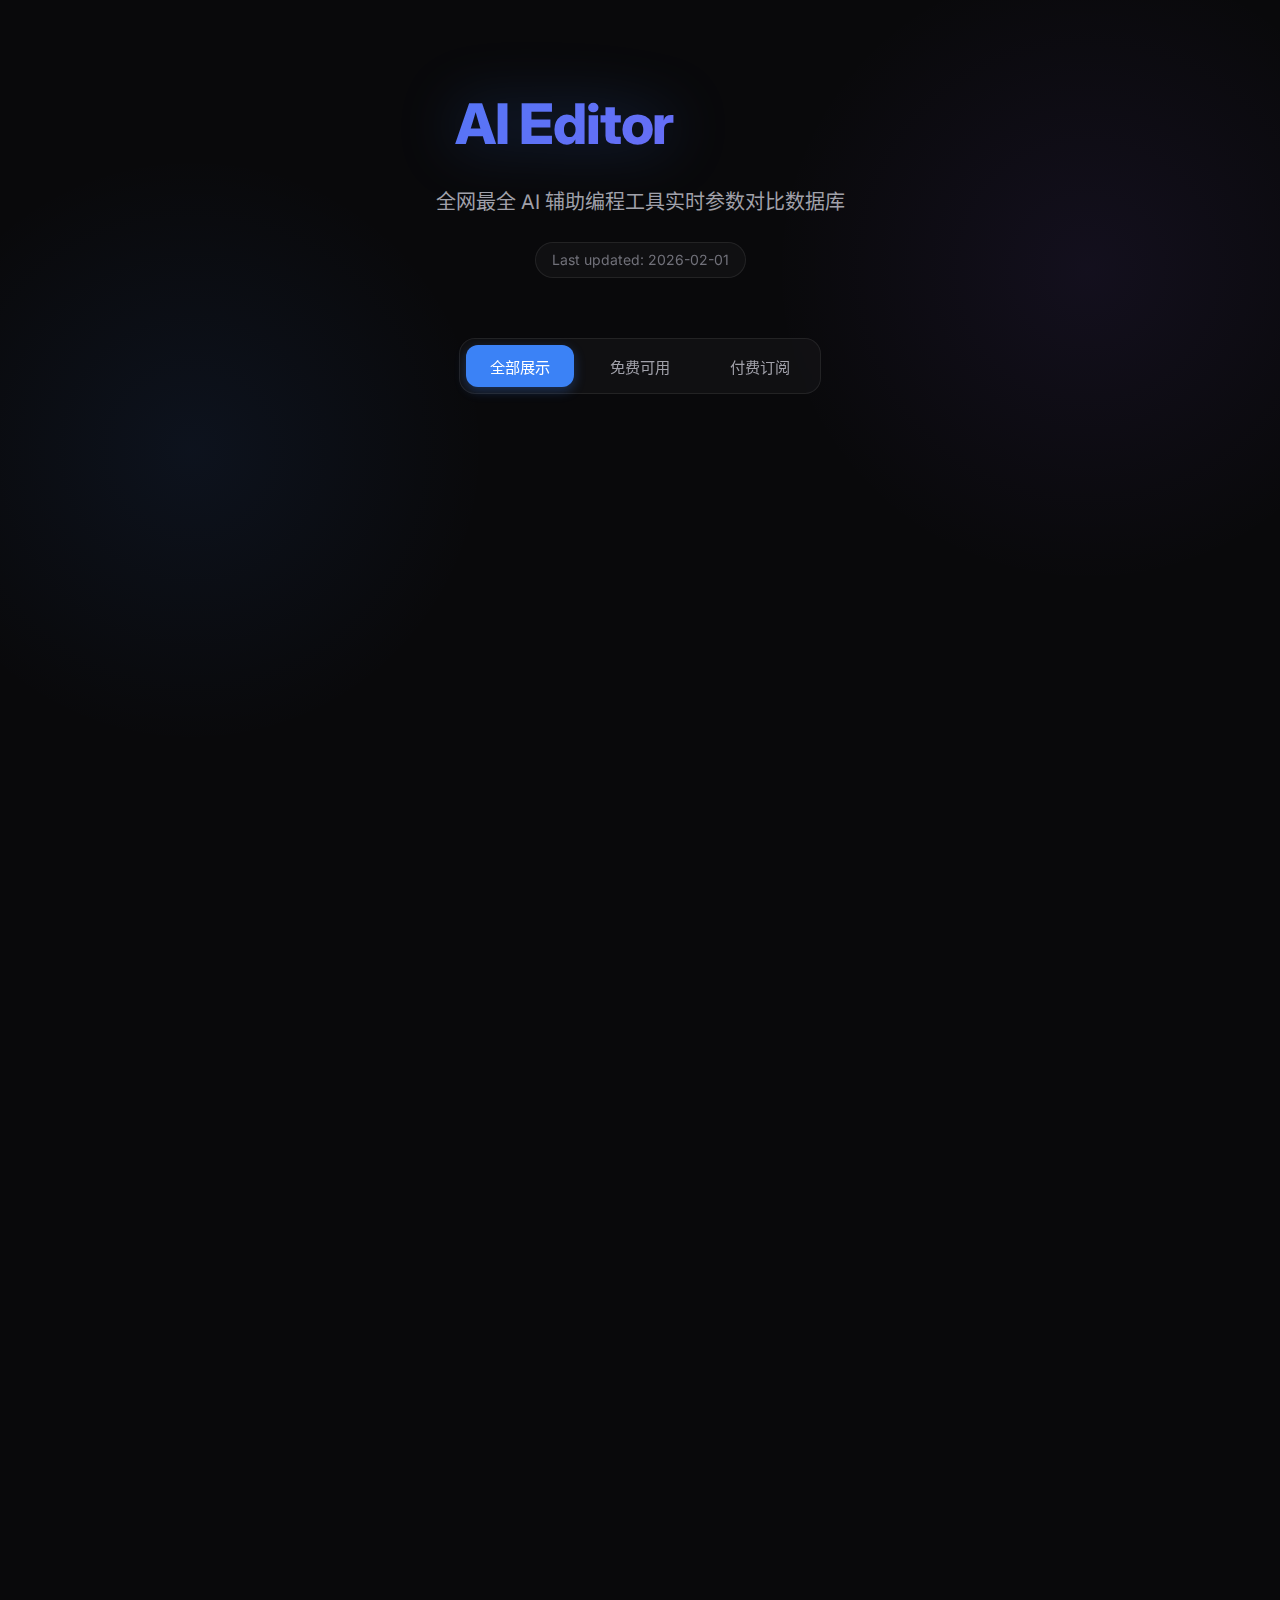
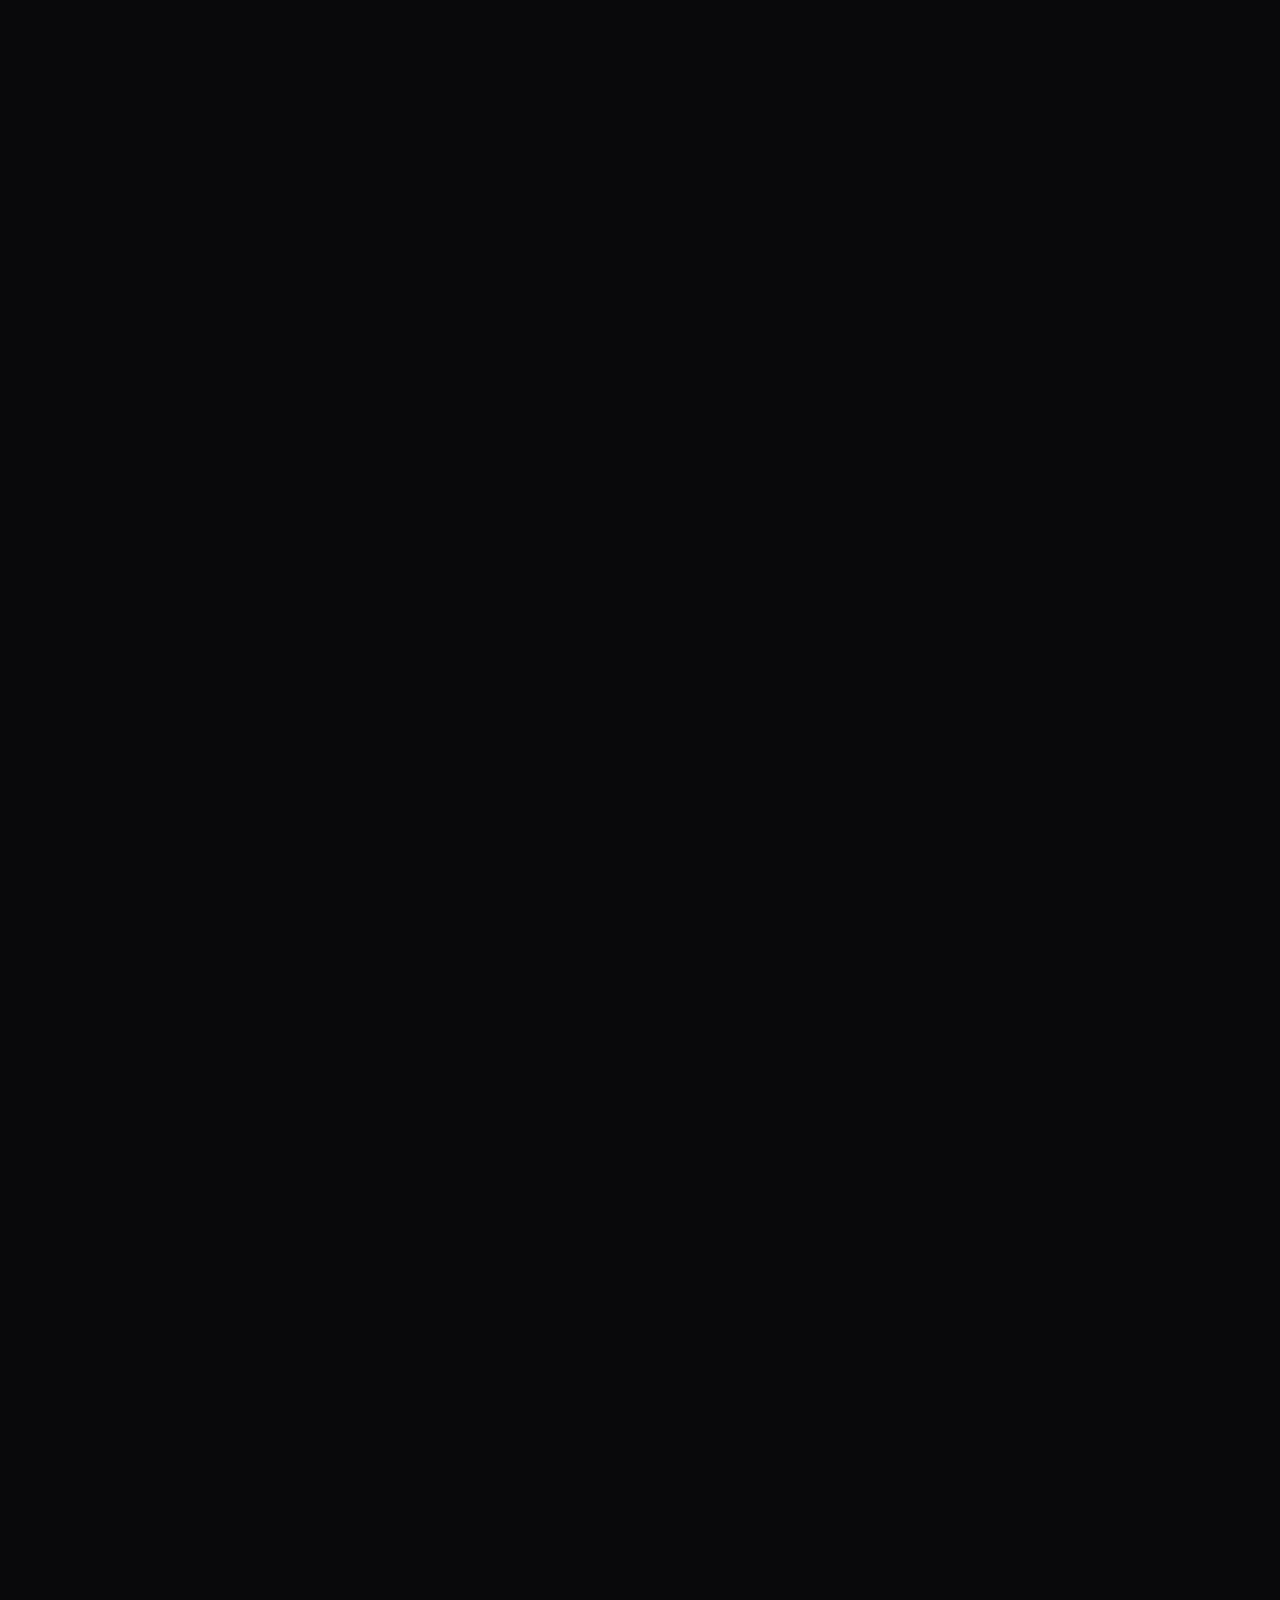
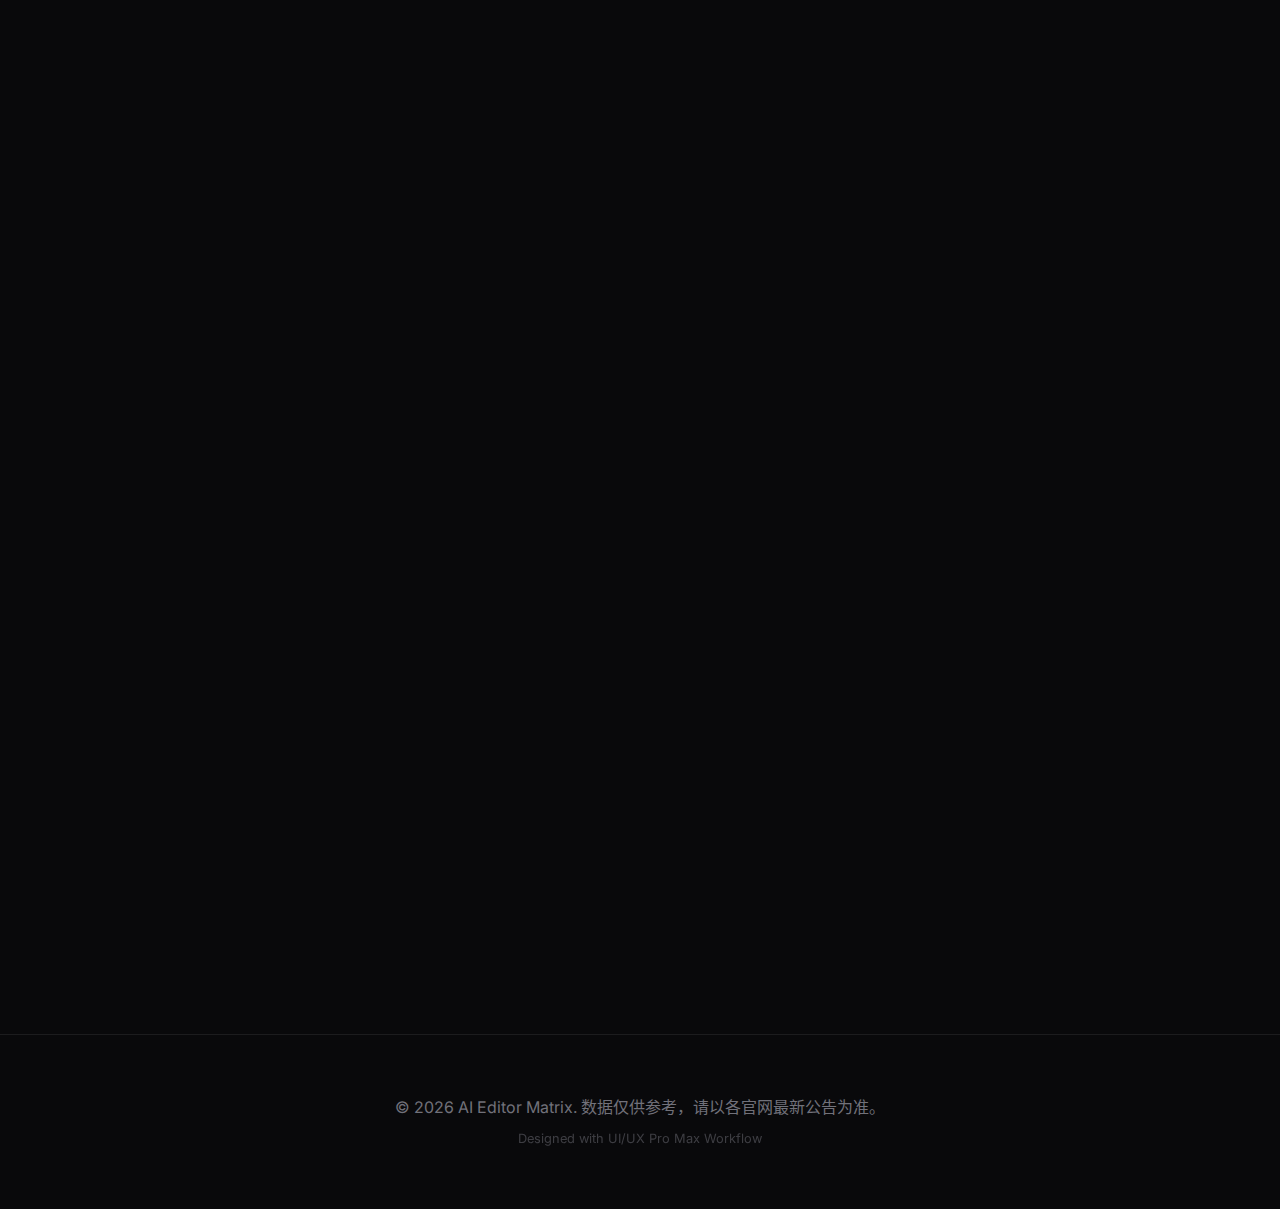
<file: ai-editor-comparison/index.html>
<!DOCTYPE html>
<html lang="zh-CN">
<head>
    <meta charset="UTF-8">
    <meta name="viewport" content="width=device-width, initial-scale=1.0">
    <title>AI 代码编辑器终极对比 | The Ultimate AI Editor Comparison</title>
    <meta name="description" content="实时对比 Cursor, Trae, Windsurf, Copilot 等主流 AI 编辑器的价格、模型额度与核心功能。">
    <link rel="stylesheet" href="style.css">
    <link rel="preconnect" href="https://fonts.googleapis.com">
    <link rel="preconnect" href="https://fonts.gstatic.com" crossorigin>
    <link href="https://fonts.googleapis.com/css2?family=Inter:wght@400;500;600;700;800&family=JetBrains+Mono:wght@400;500;700&display=swap" rel="stylesheet">
</head>
<body>
    <header>
        <div class="container">
            <h1>AI Editor <span style="font-weight: 300; opacity: 0.7;">Matrix</span></h1>
            <p>全网最全 AI 辅助编程工具实时参数对比数据库</p>
            <div class="last-updated">Last updated: <span id="update-date">2026-02-01</span></div>
        </div>
    </header>

    <main class="container">
        <div class="filters">
            <button class="filter-btn active" data-filter="all">全部展示</button>
            <button class="filter-btn" data-filter="free">免费可用</button>
            <button class="filter-btn" data-filter="paid">付费订阅</button>
        </div>

        <div id="editor-grid" class="grid">
            <!-- Dynamic Content -->
            <div class="loading">
                <div style="margin-bottom: 12px">正在初始化数据矩阵...</div>
                <div style="font-size: 0.9rem; opacity: 0.6">Connecting to knowledge base</div>
            </div>
        </div>
    </main>

    <footer>
        <div class="container">
            <p>© 2026 AI Editor Matrix. 数据仅供参考，请以各官网最新公告为准。</p>
            <p style="margin-top: 8px; font-size: 0.8rem; opacity: 0.5;">Designed with UI/UX Pro Max Workflow</p>
        </div>
    </footer>

    <script src="script.js"></script>
</body>
</html>
</file>
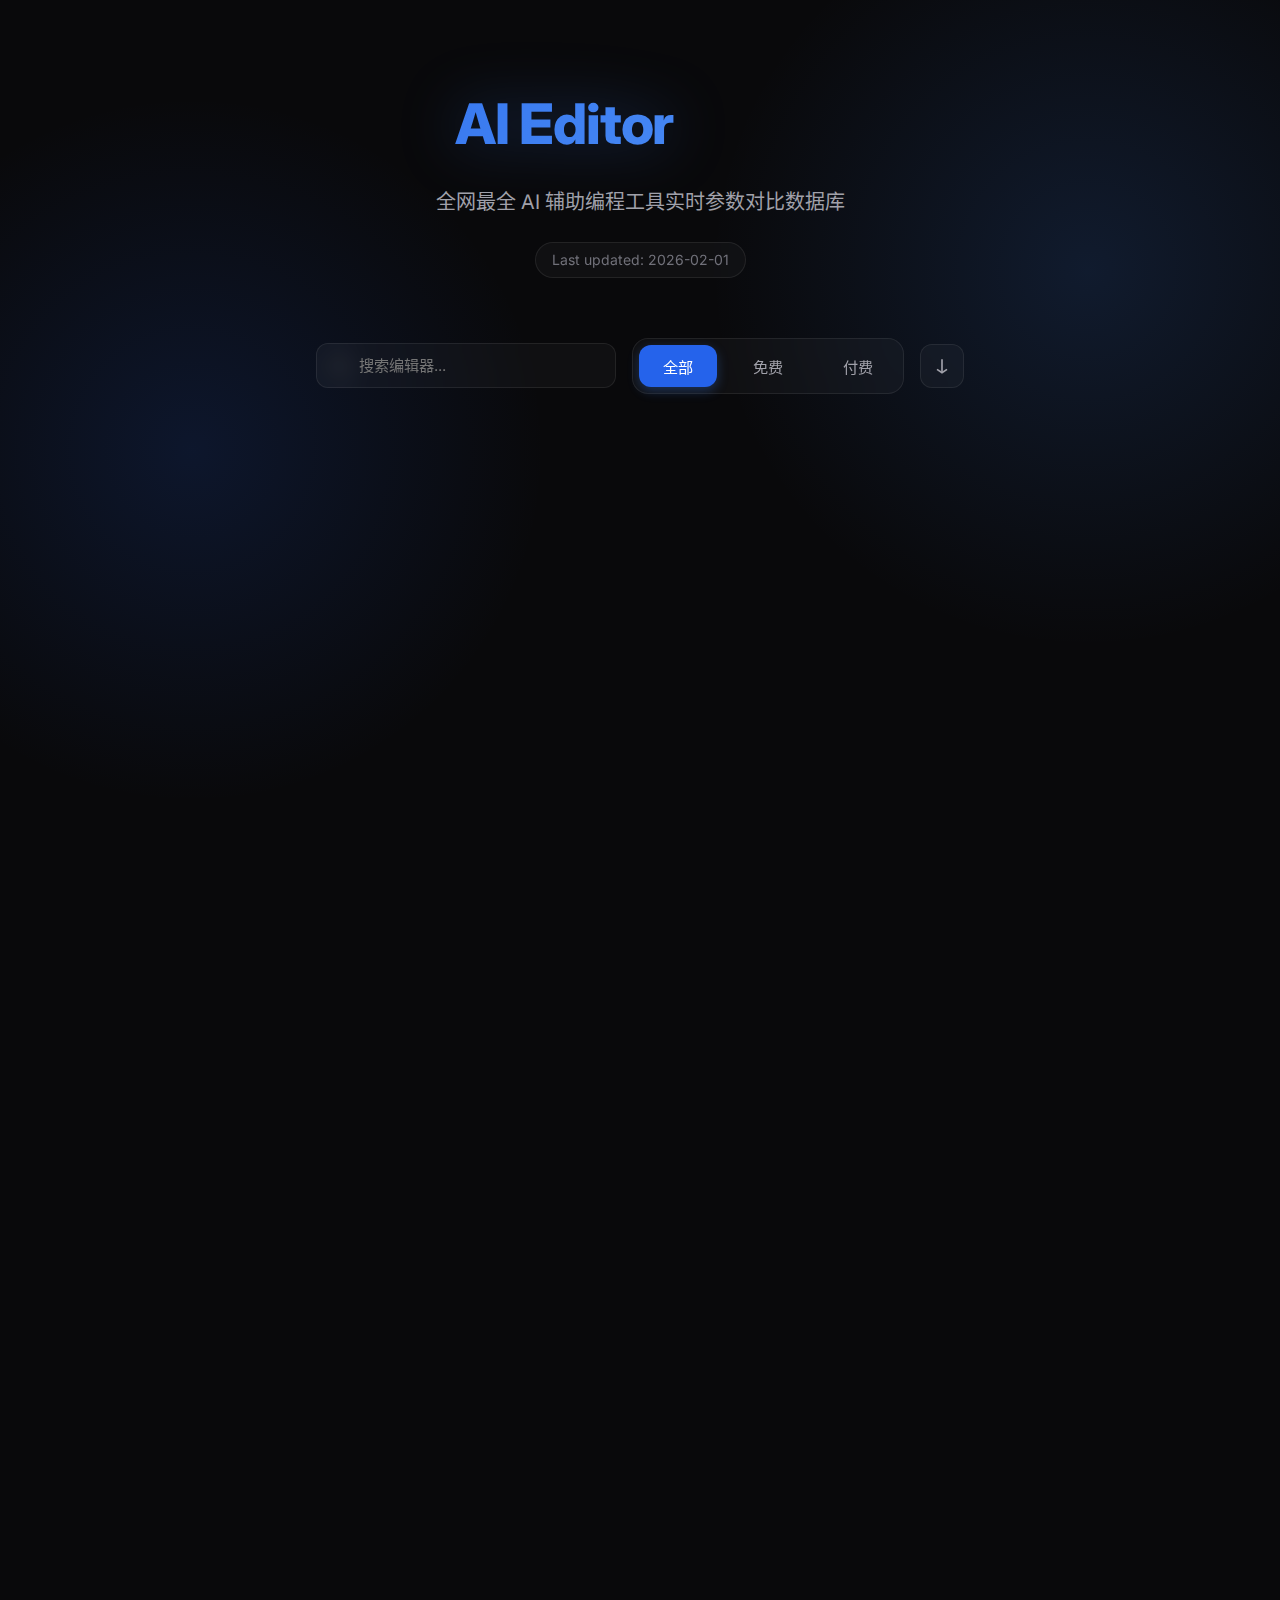
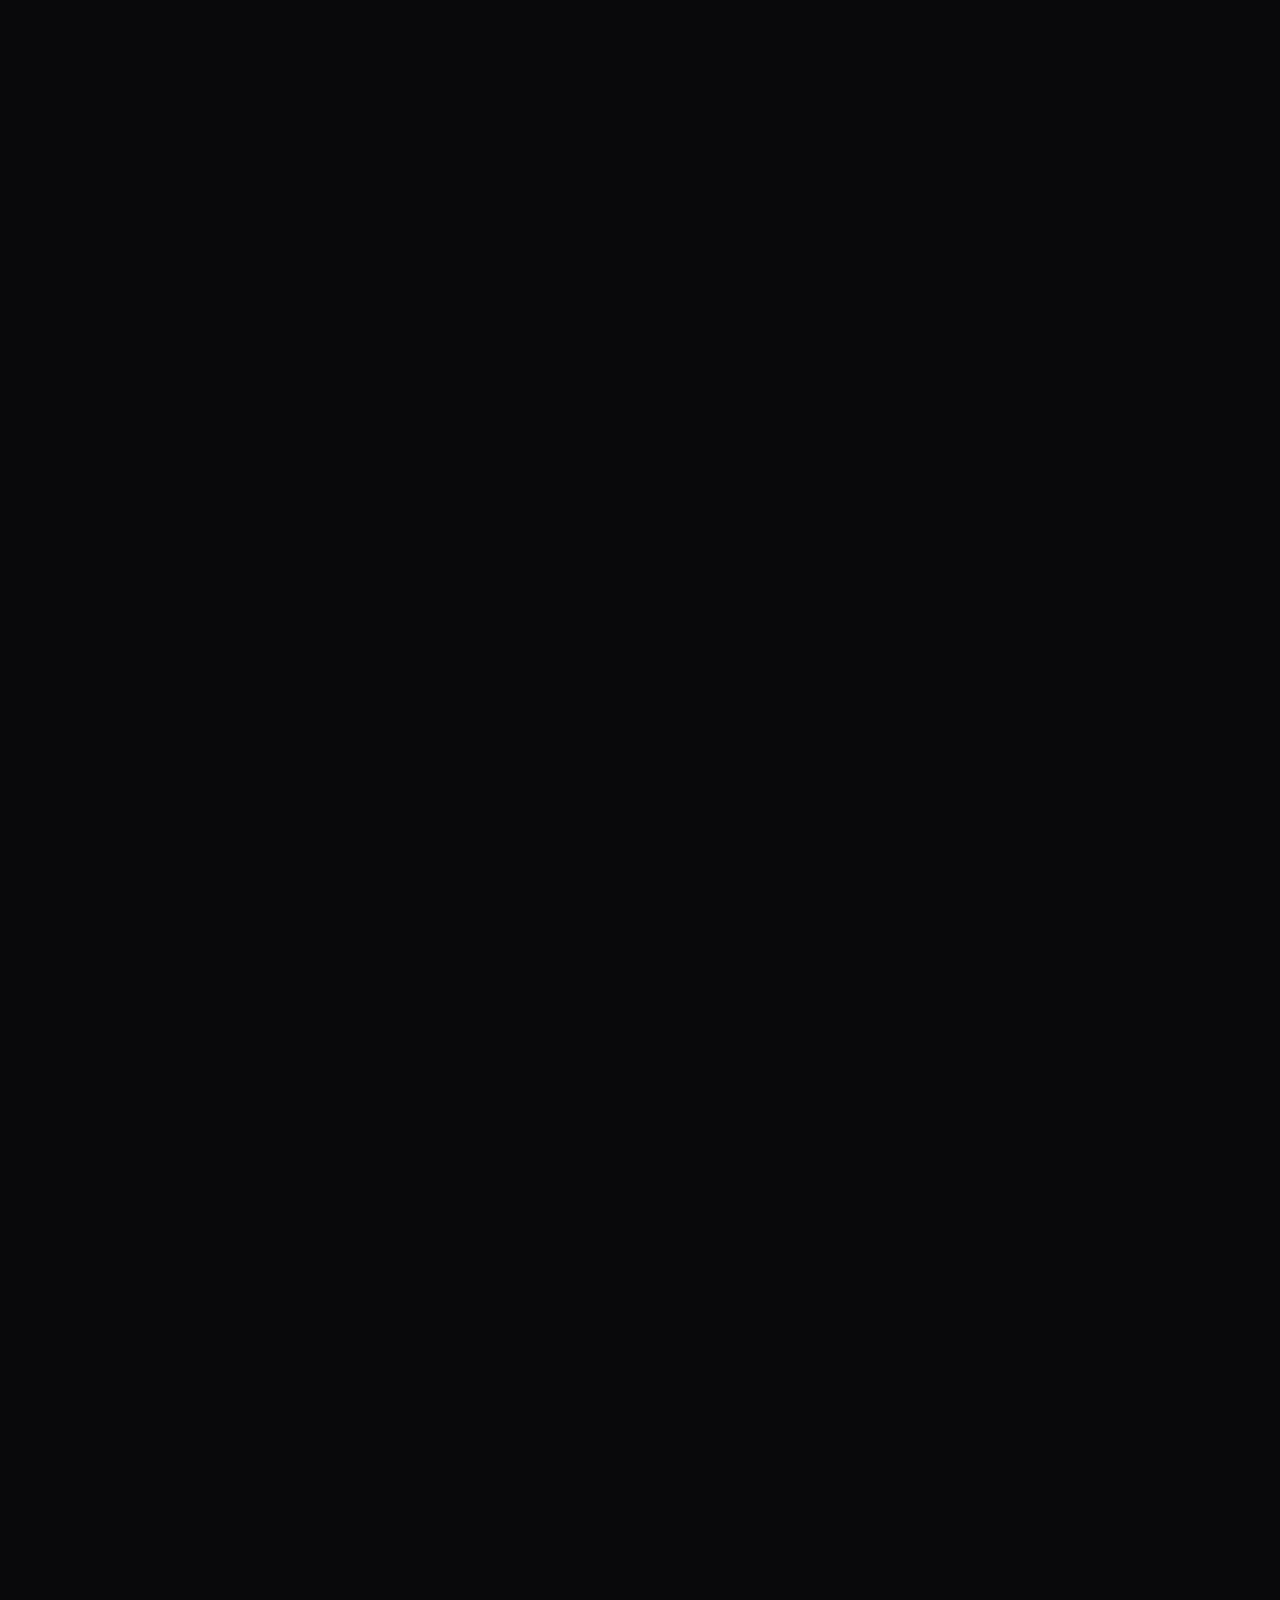
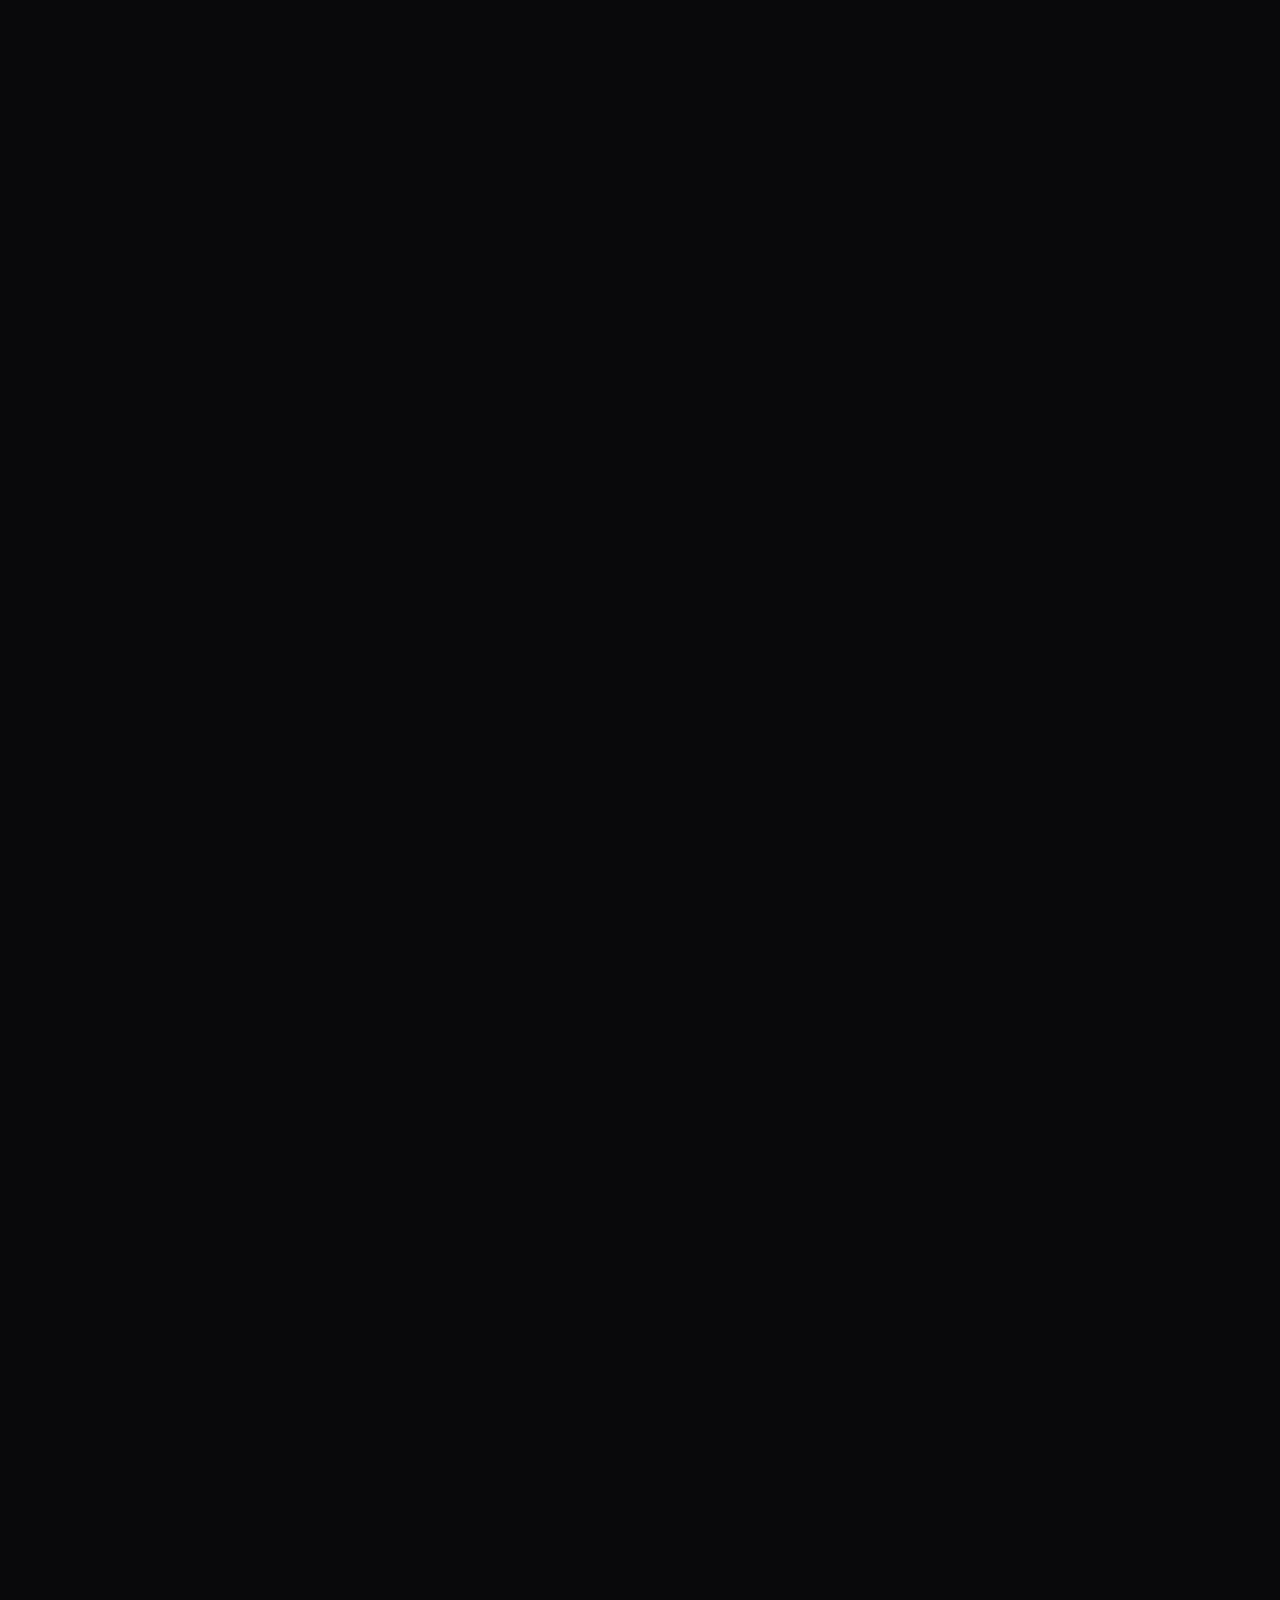
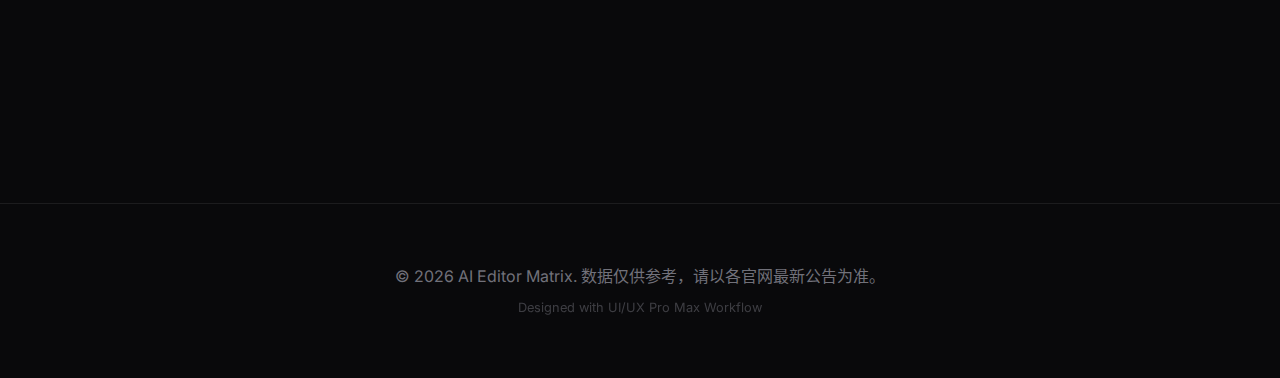
<file: web/ai-editor-comparison/index.html>
<!DOCTYPE html>
<html lang="zh-CN">
<head>
    <meta charset="UTF-8">
    <meta name="viewport" content="width=device-width, initial-scale=1.0">
    <title>AI 代码编辑器终极对比 | The Ultimate AI Editor Comparison</title>
    <meta name="description" content="实时对比 Cursor, Trae, Windsurf, Copilot 等主流 AI 编辑器的价格、模型额度与核心功能。">
    <link rel="stylesheet" href="style.css">
    <link rel="preconnect" href="https://fonts.googleapis.com">
    <link rel="preconnect" href="https://fonts.gstatic.com" crossorigin>
    <link href="https://fonts.googleapis.com/css2?family=Inter:wght@400;500;600;700;800&family=JetBrains+Mono:wght@400;500;700&display=swap" rel="stylesheet">
</head>
<body>
    <header>
        <div class="container">
            <h1>AI Editor <span class="title-highlight">Matrix</span></h1>
            <p>全网最全 AI 辅助编程工具实时参数对比数据库</p>
            <div class="last-updated">Last updated: <span id="update-date">2026-02-01</span></div>
        </div>
    </header>

    <main class="container">
        <div class="controls-container">
            <div class="search-box">
                <svg width="20" height="20" viewBox="0 0 24 24" fill="none" stroke="currentColor" stroke-width="2" stroke-linecap="round" stroke-linejoin="round"><circle cx="11" cy="11" r="8"></circle><line x1="21" y1="21" x2="16.65" y2="16.65"></line></svg>
                <input type="text" id="search-input" placeholder="搜索编辑器...">
            </div>
            
            <div class="filters">
                <button class="filter-btn active" data-filter="all">全部</button>
                <button class="filter-btn" data-filter="free">免费</button>
                <button class="filter-btn" data-filter="paid">付费</button>
            </div>

            <button id="sort-btn" class="icon-btn" title="按价格排序">
                <svg width="20" height="20" viewBox="0 0 24 24" fill="none" stroke="currentColor" stroke-width="2"><path d="M12 20V4"/><path d="m6 16 6 4 6-4"/></svg>
            </button>
        </div>

        <div id="editor-grid" class="grid">
            <!-- Dynamic Content -->
            <div class="loading">
                <div class="loading-title">正在初始化数据矩阵...</div>
                <div class="loading-subtitle">Connecting to knowledge base</div>
            </div>
        </div>
    </main>

    <footer>
        <div class="container">
            <p>© 2026 AI Editor Matrix. 数据仅供参考，请以各官网最新公告为准。</p>
            <p class="footer-note">Designed with UI/UX Pro Max Workflow</p>
        </div>
    </footer>

    <script src="script.js"></script>
</body>
</html>
</file>
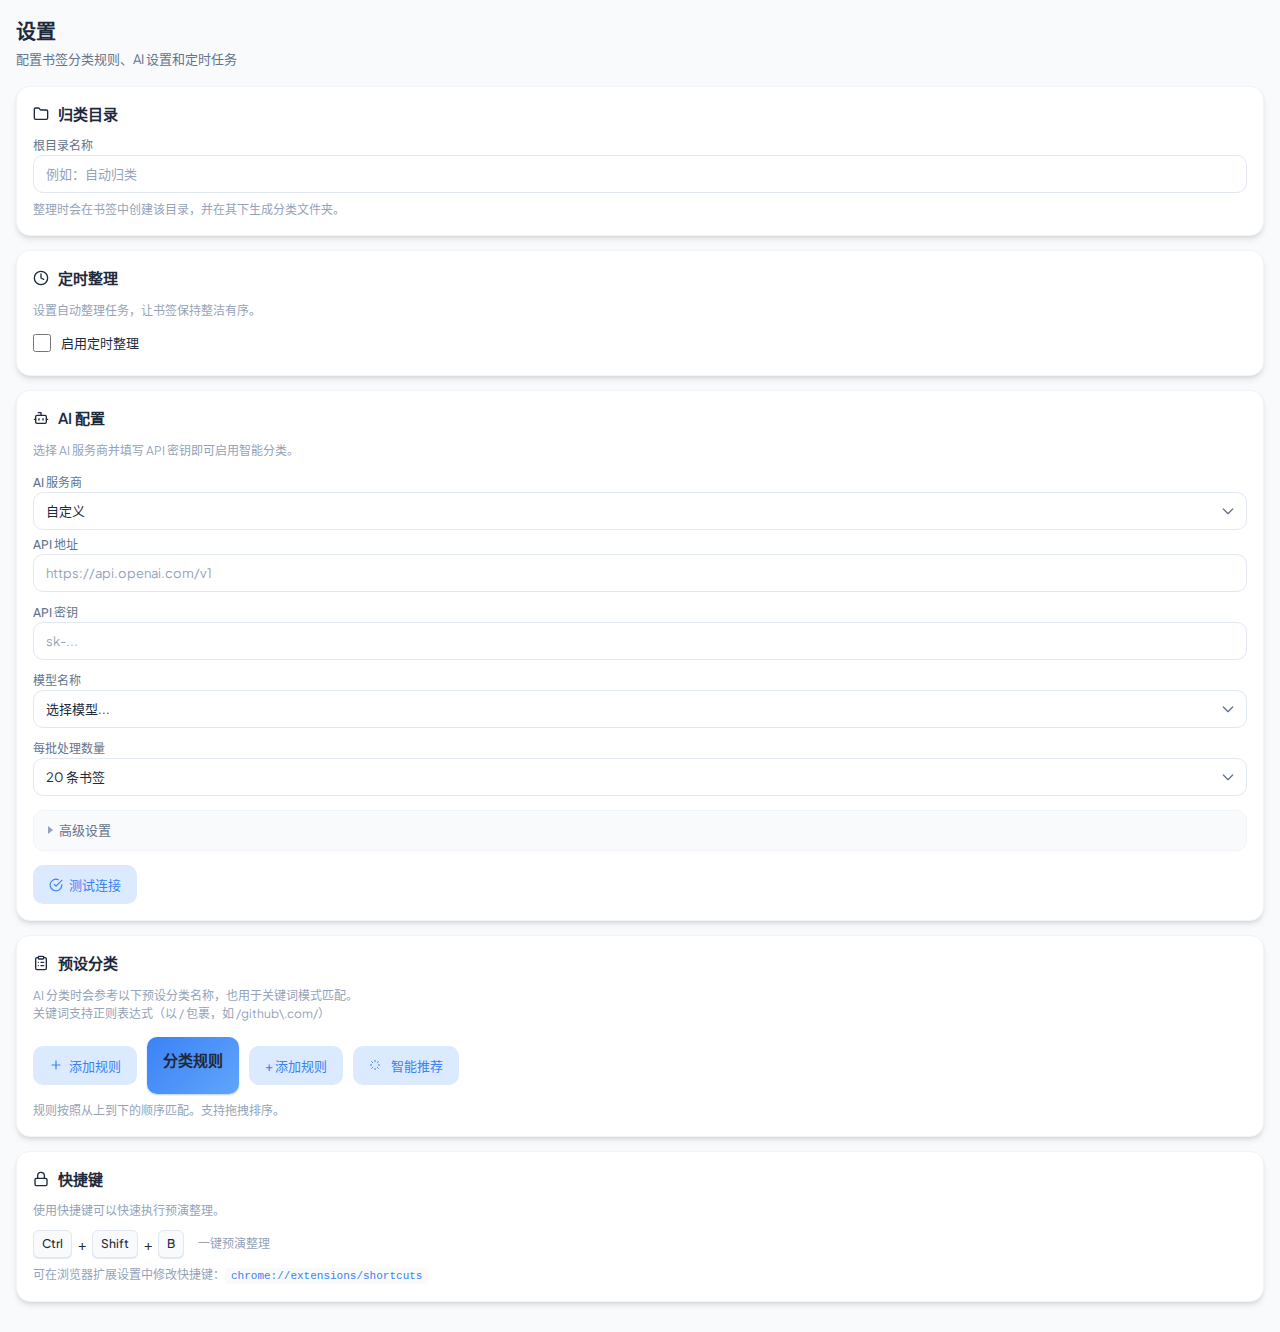
<file: bookmark-organizer-extension/options.html>
<!doctype html>
<html lang="zh-CN">

<head>
  <meta charset="utf-8" />
  <meta name="viewport" content="width=device-width, initial-scale=1" />
  <title>书签整理器设置</title>
  <link rel="stylesheet" href="styles.css" />
</head>

<body>
  <header>
    <h1>设置</h1>
    <p>配置书签分类规则、AI 设置和定时任务</p>
  </header>

  <section class="card">
    <h2>
      <svg width="16" height="16" viewBox="0 0 24 24" fill="none" stroke="currentColor" stroke-width="2"
        stroke-linecap="round" stroke-linejoin="round" style="vertical-align: -2px; margin-right: 6px;">
        <path
          d="M20 20a2 2 0 0 0 2-2V8a2 2 0 0 0-2-2h-7.9a2 2 0 0 1-1.69-.9L9.6 3.9A2 2 0 0 0 7.93 3H4a2 2 0 0 0-2 2v13a2 2 0 0 0 2 2Z" />
      </svg>
      归类目录
    </h2>
    <label>
      根目录名称
      <input id="rootFolderName" type="text" placeholder="例如：自动归类" maxlength="20" />
    </label>
    <p class="hint">整理时会在书签中创建该目录，并在其下生成分类文件夹。</p>
  </section>

  <section class="card">
    <h2>
      <svg width="16" height="16" viewBox="0 0 24 24" fill="none" stroke="currentColor" stroke-width="2"
        stroke-linecap="round" stroke-linejoin="round" style="vertical-align: -2px; margin-right: 6px;">
        <circle cx="12" cy="12" r="10" />
        <polyline points="12 6 12 12 16 14" />
      </svg>
      定时整理
    </h2>
    <p class="hint" style="margin-bottom: 14px;">设置自动整理任务，让书签保持整洁有序。</p>

    <label class="checkbox" style="margin-top: 0;">
      <input type="checkbox" id="scheduleEnabled" />
      启用定时整理
    </label>

    <div id="scheduleOptions" class="schedule-options" style="display: none;">
      <label>
        整理间隔
        <select id="scheduleInterval">
          <option value="daily">每天</option>
          <option value="weekly">每周</option>
          <option value="monthly">每月</option>
        </select>
      </label>

      <label>
        整理模式
        <select id="scheduleMode">
          <option value="keyword">关键词模式</option>
          <option value="ai">AI 智能模式</option>
          <option value="hybrid">混合模式</option>
        </select>
      </label>

      <p class="hint">定时整理仅处理新增书签，整理完成后会发送通知。</p>
    </div>
  </section>

  <section class="card">
    <h2>
      <svg width="16" height="16" viewBox="0 0 24 24" fill="none" stroke="currentColor" stroke-width="2"
        stroke-linecap="round" stroke-linejoin="round" style="vertical-align: -2px; margin-right: 6px;">
        <path d="M12 8V4H8" />
        <rect width="16" height="12" x="4" y="8" rx="2" />
        <path d="M2 14h2" />
        <path d="M20 14h2" />
        <path d="M15 13v2" />
        <path d="M9 13v2" />
      </svg>
      AI 配置
    </h2>
    <p class="hint" style="margin-bottom: 14px;">选择 AI 服务商并填写 API 密钥即可启用智能分类。</p>

    <label>
      AI 服务商
      <select id="aiProvider">
        <option value="custom">自定义</option>
        <optgroup label="国际服务">
          <option value="openai">OpenAI</option>
          <option value="anthropic">Anthropic (Claude)</option>
          <option value="google">Google Gemini</option>
          <option value="groq">Groq</option>
          <option value="together">Together AI</option>
          <option value="openrouter">OpenRouter</option>
        </optgroup>
        <optgroup label="国内服务">
          <option value="deepseek">DeepSeek 深度求索</option>
          <option value="zhipu">智谱 AI (GLM)</option>
          <option value="moonshot">Moonshot (Kimi)</option>
          <option value="qwen">通义千问 (阿里)</option>
          <option value="baichuan">百川智能</option>
          <option value="minimax">MiniMax</option>
          <option value="yi">零一万物 (Yi)</option>
          <option value="doubao">豆包 (字节)</option>
          <option value="spark">讯飞星火</option>
        </optgroup>
        <optgroup label="本地服务">
          <option value="ollama">Ollama (本地)</option>
          <option value="lmstudio">LM Studio (本地)</option>
        </optgroup>
      </select>
    </label>

    <div id="providerInfo" class="provider-info" style="display: none;"></div>

    <label id="apiUrlLabel">
      API 地址
      <input id="aiApiUrl" type="text" placeholder="https://api.openai.com/v1" />
    </label>

    <label>
      API 密钥
      <input id="aiApiKey" type="password" placeholder="sk-..." autocomplete="off" />
    </label>

    <label>
      模型名称
      <select id="aiModel">
        <option value="">选择模型...</option>
      </select>
    </label>

    <label>
      每批处理数量
      <select id="aiBatchSize">
        <option value="10">10 条书签</option>
        <option value="20" selected>20 条书签</option>
        <option value="30">30 条书签</option>
        <option value="50">50 条书签</option>
      </select>
    </label>

    <details class="advanced-settings">
      <summary>高级设置</summary>
      <label>
        自定义 API 地址（覆盖预设）
        <input id="aiApiUrlCustom" type="text" placeholder="留空使用预设地址" />
      </label>
      <label>
        自定义模型名称（覆盖预设）
        <input id="aiModelCustom" type="text" placeholder="留空使用预设模型" />
      </label>
      <label>
        分类提示词（可选）
        <textarea id="aiPrompt" rows="3" placeholder="留空使用默认提示词"></textarea>
      </label>
      <label>
        并发数量
        <select id="aiConcurrency">
          <option value="1">1（最慢，最稳定）</option>
          <option value="2">2</option>
          <option value="3" selected>3（推荐）</option>
          <option value="5">5（较快）</option>
        </select>
      </label>
      <label>
        缓存有效期
        <select id="aiCacheExpire">
          <option value="1">1 天</option>
          <option value="7" selected>7 天</option>
          <option value="30">30 天</option>
          <option value="0">不缓存</option>
        </select>
      </label>
    </details>

    <div class="buttons" style="margin-top: 14px;">
      <button id="testAi" class="secondary">
        <svg width="14" height="14" viewBox="0 0 24 24" fill="none" stroke="currentColor" stroke-width="2"
          stroke-linecap="round" stroke-linejoin="round">
          <path d="M22 11.08V12a10 10 0 1 1-5.93-9.14" />
          <polyline points="22 4 12 14.01 9 11.01" />
        </svg>
        测试连接
      </button>
      <span id="aiTestStatus" class="status"></span>
    </div>
  </section>

  <section class="card">
    <h2>
      <svg width="16" height="16" viewBox="0 0 24 24" fill="none" stroke="currentColor" stroke-width="2"
        stroke-linecap="round" stroke-linejoin="round" style="vertical-align: -2px; margin-right: 6px;">
        <path d="M16 4h2a2 2 0 0 1 2 2v14a2 2 0 0 1-2 2H6a2 2 0 0 1-2-2V6a2 2 0 0 1 2-2h2" />
        <path d="M15 2H9a1 1 0 0 0-1 1v2a1 1 0 0 0 1 1h6a1 1 0 0 0 1-1V3a1 1 0 0 0-1-1Z" />
        <path d="M12 11h4" />
        <path d="M12 16h4" />
        <path d="M8 11h.01" />
        <path d="M8 16h.01" />
      </svg>
      预设分类
    </h2>
    <p class="hint" style="margin-bottom: 14px;">
      AI 分类时会参考以下预设分类名称，也用于关键词模式匹配。
      <br>关键词支持正则表达式（以 / 包裹，如 /github\.com/）
    </p>
    <div id="rules"></div>
    <div class="buttons">
      <button id="addRule" class="secondary">
        <svg width="14" height="14" viewBox="0 0 24 24" fill="none" stroke="currentColor" stroke-width="2"
          stroke-linecap="round" stroke-linejoin="round">
          <path d="M5 12h14" />
          <path d="M12 5v14" />
        </svg>
        添加规则
      </button>
      <button id="saveRules" class="primary">
        <div class="rules-header">
          <h2>分类规则</h2>
          <div class="actions">
            <button id="addRule" class="secondary small-btn">+ 添加规则</button>
            <button id="smartSuggest" class="secondary small-btn">
              <svg width="12" height="12" viewBox="0 0 24 24" fill="none" stroke="currentColor" stroke-width="2"
                style="margin-right:4px">
                <path
                  d="M12 2v4M12 18v4M4.93 4.93l2.83 2.83M16.24 16.24l2.83 2.83M2 12h4M18 12h4M4.93 19.07l2.83-2.83M16.24 7.76l2.83-2.83" />
              </svg>
              智能推荐
            </button>
          </div>
        </div>
        <p class="hint">规则按照从上到下的顺序匹配。支持拖拽排序。</p>
        <div id="rules" class="rules-list"></div>

        <!-- 智能推荐模态框 -->
        <div id="suggestModal" class="modal" style="display: none;">
          <div class="modal-content">
            <div class="modal-header">
              <h3>智能规则推荐</h3>
              <span class="close-modal">&times;</span>
            </div>
            <p class="hint">系统分析了您的书签，发现了以下高频关键词。点击即可添加到规则中。</p>
            <div id="suggestList" class="suggest-list">
              <div class="loading-spinner">分析中...</div>
            </div>
          </div>
        </div>
  </section>

  <section class="card">
    <h2>
      <svg width="16" height="16" viewBox="0 0 24 24" fill="none" stroke="currentColor" stroke-width="2"
        stroke-linecap="round" stroke-linejoin="round" style="vertical-align: -2px; margin-right: 6px;">
        <rect width="18" height="11" x="3" y="11" rx="2" ry="2" />
        <path d="M7 11V7a5 5 0 0 1 10 0v4" />
      </svg>
      快捷键
    </h2>
    <p class="hint">使用快捷键可以快速执行预演整理。</p>
    <div class="shortcut-display">
      <kbd>Ctrl</kbd> + <kbd>Shift</kbd> + <kbd>B</kbd>
      <span class="shortcut-desc">一键预演整理</span>
    </div>
    <p class="hint" style="margin-top: 8px;">
      可在浏览器扩展设置中修改快捷键：<code>chrome://extensions/shortcuts</code>
    </p>
  </section>

  <template id="ruleTemplate">
    <div class="rule" draggable="true">
      <div class="rule-drag-handle">
        <svg width="12" height="12" viewBox="0 0 24 24" fill="currentColor">
          <circle cx="9" cy="6" r="2" />
          <circle cx="15" cy="6" r="2" />
          <circle cx="9" cy="12" r="2" />
          <circle cx="15" cy="12" r="2" />
          <circle cx="9" cy="18" r="2" />
          <circle cx="15" cy="18" r="2" />
        </svg>
      </div>
      <div class="rule-content">
        <div class="row">
          <label>
            分类名
            <input class="rule-name" type="text" placeholder="例如：文档资料" maxlength="20" />
          </label>
          <button class="remove" type="button">
            <svg width="14" height="14" viewBox="0 0 24 24" fill="none" stroke="currentColor" stroke-width="2"
              stroke-linecap="round" stroke-linejoin="round">
              <path d="M3 6h18" />
              <path d="M19 6v14c0 1-1 2-2 2H7c-1 0-2-1-2-2V6" />
              <path d="M8 6V4c0-1 1-2 2-2h4c1 0 2 1 2 2v2" />
            </svg>
          </button>
        </div>
        <label>
          关键词
          <input class="rule-keywords" type="text" placeholder="例如：文档, 指南, 参考, /正则/" />
        </label>
      </div>
    </div>
  </template>

  <script type="module" src="options.js"></script>
</body>

</html>
</file>
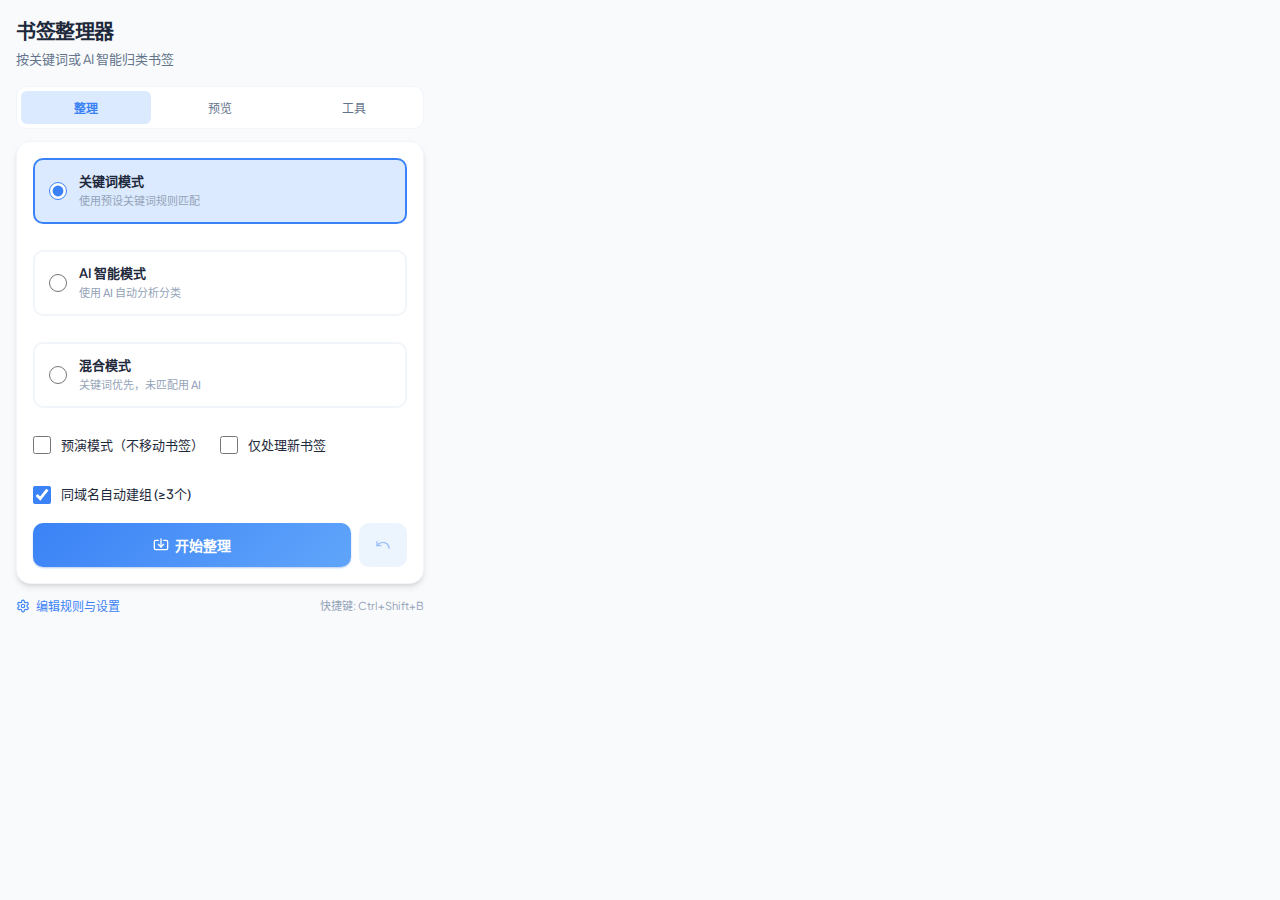
<file: bookmark-organizer-extension/popup.html>
<!doctype html>
<html lang="zh-CN">

<head>
  <meta charset="utf-8" />
  <meta name="viewport" content="width=device-width, initial-scale=1" />
  <title>书签整理器</title>
  <link rel="stylesheet" href="styles.css" />
</head>

<body class="popup">
  <header>
    <h1>书签整理器</h1>
    <p>按关键词或 AI 智能归类书签</p>
  </header>

  <!-- 标签页切换 -->
  <div class="tabs">
    <button class="tab active" data-tab="organize">整理</button>
    <button class="tab" data-tab="preview">预览</button>
    <button class="tab" data-tab="tools">工具</button>
  </div>

  <!-- 整理面板 -->
  <section id="organizePanel" class="card tab-content active">
    <div class="mode-selector">
      <label class="mode-option">
        <input type="radio" name="classifyMode" value="keyword" checked />
        <span class="mode-label">
          <span class="mode-title">关键词模式</span>
          <span class="mode-desc">使用预设关键词规则匹配</span>
        </span>
      </label>
      <label class="mode-option">
        <input type="radio" name="classifyMode" value="ai" />
        <span class="mode-label">
          <span class="mode-title">AI 智能模式</span>
          <span class="mode-desc">使用 AI 自动分析分类</span>
        </span>
      </label>
      <label class="mode-option">
        <input type="radio" name="classifyMode" value="hybrid" />
        <span class="mode-label">
          <span class="mode-title">混合模式</span>
          <span class="mode-desc">关键词优先，未匹配用 AI</span>
        </span>
      </label>
    </div>

    <div id="aiWarning" class="warning" style="display: none;">
      <svg class="warning-icon" width="16" height="16" viewBox="0 0 24 24" fill="none" stroke="currentColor"
        stroke-width="2" stroke-linecap="round" stroke-linejoin="round">
        <path d="m21.73 18-8-14a2 2 0 0 0-3.48 0l-8 14A2 2 0 0 0 4 21h16a2 2 0 0 0 1.73-3Z" />
        <path d="M12 9v4" />
        <path d="M12 17h.01" />
      </svg>
      <span>请先在设置页配置 AI API 密钥</span>
    </div>

    <div class="checkbox-group">
      <label class="checkbox">
        <input type="checkbox" id="dryRun" />
        预演模式（不移动书签）
      </label>
      <label class="checkbox">
        <input type="checkbox" id="incrementalOnly" />
        仅处理新书签
      </label>
      <label class="checkbox">
        <input type="checkbox" id="groupByDomain" checked />
        同域名自动建组 (≥3个)
      </label>
    </div>

    <p id="targetHint" class="hint"></p>

    <div id="progressContainer" class="progress-container" style="display: none;">
      <div class="progress-bar">
        <div id="progressFill" class="progress-fill"></div>
      </div>
      <p id="progressText" class="progress-text">准备中...</p>
    </div>

    <div class="button-row">
      <button id="run" class="primary">
        <svg width="16" height="16" viewBox="0 0 24 24" fill="none" stroke="currentColor" stroke-width="2"
          stroke-linecap="round" stroke-linejoin="round">
          <path d="M12 3v12" />
          <path d="m8 11 4 4 4-4" />
          <path d="M8 5H4a2 2 0 0 0-2 2v10a2 2 0 0 0 2 2h16a2 2 0 0 0 2-2V7a2 2 0 0 0-2-2h-4" />
        </svg>
        开始整理
      </button>
      <button id="undo" class="secondary" title="撤销上次整理" disabled>
        <svg width="16" height="16" viewBox="0 0 24 24" fill="none" stroke="currentColor" stroke-width="2"
          stroke-linecap="round" stroke-linejoin="round">
          <path d="M3 7v6h6" />
          <path d="M21 17a9 9 0 0 0-9-9 9 9 0 0 0-6 2.3L3 13" />
        </svg>
      </button>
    </div>

    <p id="status" class="status"></p>

    <!-- 可视化图表 -->
    <div id="chartContainer" class="chart-container" style="display: none;">
      <h3 class="chart-title">分类统计</h3>
      <svg id="pieChart" class="pie-chart" viewBox="0 0 200 200"></svg>
      <div id="chartLegend" class="chart-legend"></div>
    </div>
  </section>

  <!-- 预览面板 -->
  <section id="previewPanel" class="card tab-content" style="display: none;">
    <div class="preview-header">
      <h3>书签预览</h3>
      <button id="refreshPreview" class="ghost">
        <svg width="14" height="14" viewBox="0 0 24 24" fill="none" stroke="currentColor" stroke-width="2">
          <path d="M21 12a9 9 0 1 1-9-9c2.52 0 4.93 1 6.74 2.74L21 8" />
          <path d="M21 3v5h-5" />
        </svg>
        刷新
      </button>
    </div>
    <p class="hint" id="previewHint">点击刷新按钮加载预览数据</p>

    <div id="previewStats" class="preview-stats" style="display: none;">
      <span class="stat-item"><span class="stat-label">总计:</span> <span id="previewTotal">0</span></span>
      <span class="stat-item matched"><span class="stat-label">已匹配:</span> <span id="previewMatched">0</span></span>
      <span class="stat-item unmatched"><span class="stat-label">未匹配:</span> <span id="previewUnmatched">0</span></span>
    </div>

    <div class="search-container">
      <input type="text" id="searchInput" placeholder="搜索书签..." class="search-input">
    </div>
    <div id="previewList" class="preview-list"></div>
  </section>

  <!-- 工具面板 -->
  <section id="toolsPanel" class="card tab-content" style="display: none;">
    <div class="tool-section">
      <h3>
        <svg width="16" height="16" viewBox="0 0 24 24" fill="none" stroke="currentColor" stroke-width="2">
          <path d="M16 21v-2a4 4 0 0 0-4-4H6a4 4 0 0 0-4 4v2" />
          <circle cx="9" cy="7" r="4" />
          <path d="M22 21v-2a4 4 0 0 0-3-3.87" />
          <path d="M16 3.13a4 4 0 0 1 0 7.75" />
        </svg>
        重复书签检测
      </h3>
      <p class="hint">查找并合并重复的书签</p>
      <div style="margin-bottom: 8px;">
        <label class="checkbox">
          <input type="checkbox" id="fuzzyDuplicate" />
          深度模糊匹配 (忽略参数差异)
        </label>
      </div>
      <button id="findDuplicates" class="secondary">检测重复</button>
      <div id="duplicatesResult" class="duplicates-result" style="display: none;">
        <p id="duplicatesCount"></p>
        <div id="duplicatesList" class="duplicates-list"></div>
        <button id="mergeDuplicates" class="remove" style="display: none;">合并全部（保留最早添加的）</button>
      </div>
    </div>

    <div class="tool-section">
      <h3>
        <svg width="16" height="16" viewBox="0 0 24 24" fill="none" stroke="currentColor" stroke-width="2">
          <path d="M10 13a5 5 0 0 0 7.54.54l3-3a5 5 0 0 0-7.07-7.07l-1.72 1.71" />
          <path d="M14 11a5 5 0 0 0-7.54-.54l-3 3a5 5 0 0 0 7.07 7.07l1.71-1.71" />
        </svg>
        失效链接清理
      </h3>
      <p class="hint">检测并移除无法访问的书签</p>
      <button id="scanDeadLinks" class="secondary">开始检测</button>
      <div id="deadLinksResult" class="duplicates-result" style="display: none;">
        <p id="deadLinksCount"></p>
        <ul id="deadLinksList"></ul>
        <button id="removeDeadLinks" class="primary small-btn">移除选中链接</button>
      </div>
    </div>

    <div class="tool-section">
      <h3>
        <svg width="16" height="16" viewBox="0 0 24 24" fill="none" stroke="currentColor" stroke-width="2">
          <path d="M22 19a2 2 0 0 1-2 2H4a2 2 0 0 1-2-2V5a2 2 0 0 1 2-2h5l2 3h9a2 2 0 0 1 2 2z"></path>
        </svg>
        文件夹整理
      </h3>
      <p class="hint">合并相似名称的文件夹 (如 "Dev" 和 "Development")</p>
      <div class="row">
        <button id="scanFolders" class="secondary">扫描相似文件夹</button>
        <button id="cleanEmptyFolders" class="secondary" title="清理所有空文件夹">清理空文件夹</button>
      </div>
      <div id="mergeFoldersResult" style="display: none;">
        <div id="mergeSuggestions"></div>
      </div>
    </div>

    <div class="tool-section">
      <h3>
        <svg width="16" height="16" viewBox="0 0 24 24" fill="none" stroke="currentColor" stroke-width="2">
          <circle cx="12" cy="12" r="10" />
          <polyline points="12 6 12 12 16 14" />
        </svg>
        操作历史
      </h3>
      <p class="hint">查看最近的整理记录</p>
      <div id="historyList" class="history-list"></div>
    </div>

    <div class="tool-section">
      <h3>
        <svg width="16" height="16" viewBox="0 0 24 24" fill="none" stroke="currentColor" stroke-width="2">
          <path d="M21 15v4a2 2 0 0 1-2 2H5a2 2 0 0 1-2-2v-4" />
          <polyline points="17 8 12 3 7 8" />
          <line x1="12" y1="3" x2="12" y2="15" />
        </svg>
        缓存管理
      </h3>
      <p class="hint">AI 分类结果会被缓存以提升性能</p>
      <button id="clearCache" class="ghost">清除 AI 缓存</button>
    </div>
  </section>

  <footer>
    <a id="openOptions" href="options.html" target="_blank">
      <svg width="14" height="14" viewBox="0 0 24 24" fill="none" stroke="currentColor" stroke-width="2"
        stroke-linecap="round" stroke-linejoin="round" style="vertical-align: -2px; margin-right: 4px;">
        <path
          d="M12.22 2h-.44a2 2 0 0 0-2 2v.18a2 2 0 0 1-1 1.73l-.43.25a2 2 0 0 1-2 0l-.15-.08a2 2 0 0 0-2.73.73l-.22.38a2 2 0 0 0 .73 2.73l.15.1a2 2 0 0 1 1 1.72v.51a2 2 0 0 1-1 1.74l-.15.09a2 2 0 0 0-.73 2.73l.22.38a2 2 0 0 0 2.73.73l.15-.08a2 2 0 0 1 2 0l.43.25a2 2 0 0 1 1 1.73V20a2 2 0 0 0 2 2h.44a2 2 0 0 0 2-2v-.18a2 2 0 0 1 1-1.73l.43-.25a2 2 0 0 1 2 0l.15.08a2 2 0 0 0 2.73-.73l.22-.39a2 2 0 0 0-.73-2.73l-.15-.08a2 2 0 0 1-1-1.74v-.5a2 2 0 0 1 1-1.74l.15-.09a2 2 0 0 0 .73-2.73l-.22-.38a2 2 0 0 0-2.73-.73l-.15.08a2 2 0 0 1-2 0l-.43-.25a2 2 0 0 1-1-1.73V4a2 2 0 0 0-2-2z" />
        <circle cx="12" cy="12" r="3" />
      </svg>
      编辑规则与设置
    </a>
    <span class="shortcut-hint">快捷键: Ctrl+Shift+B</span>
  </footer>

  <script type="module" src="popup.js"></script>
</body>

</html>
</file>
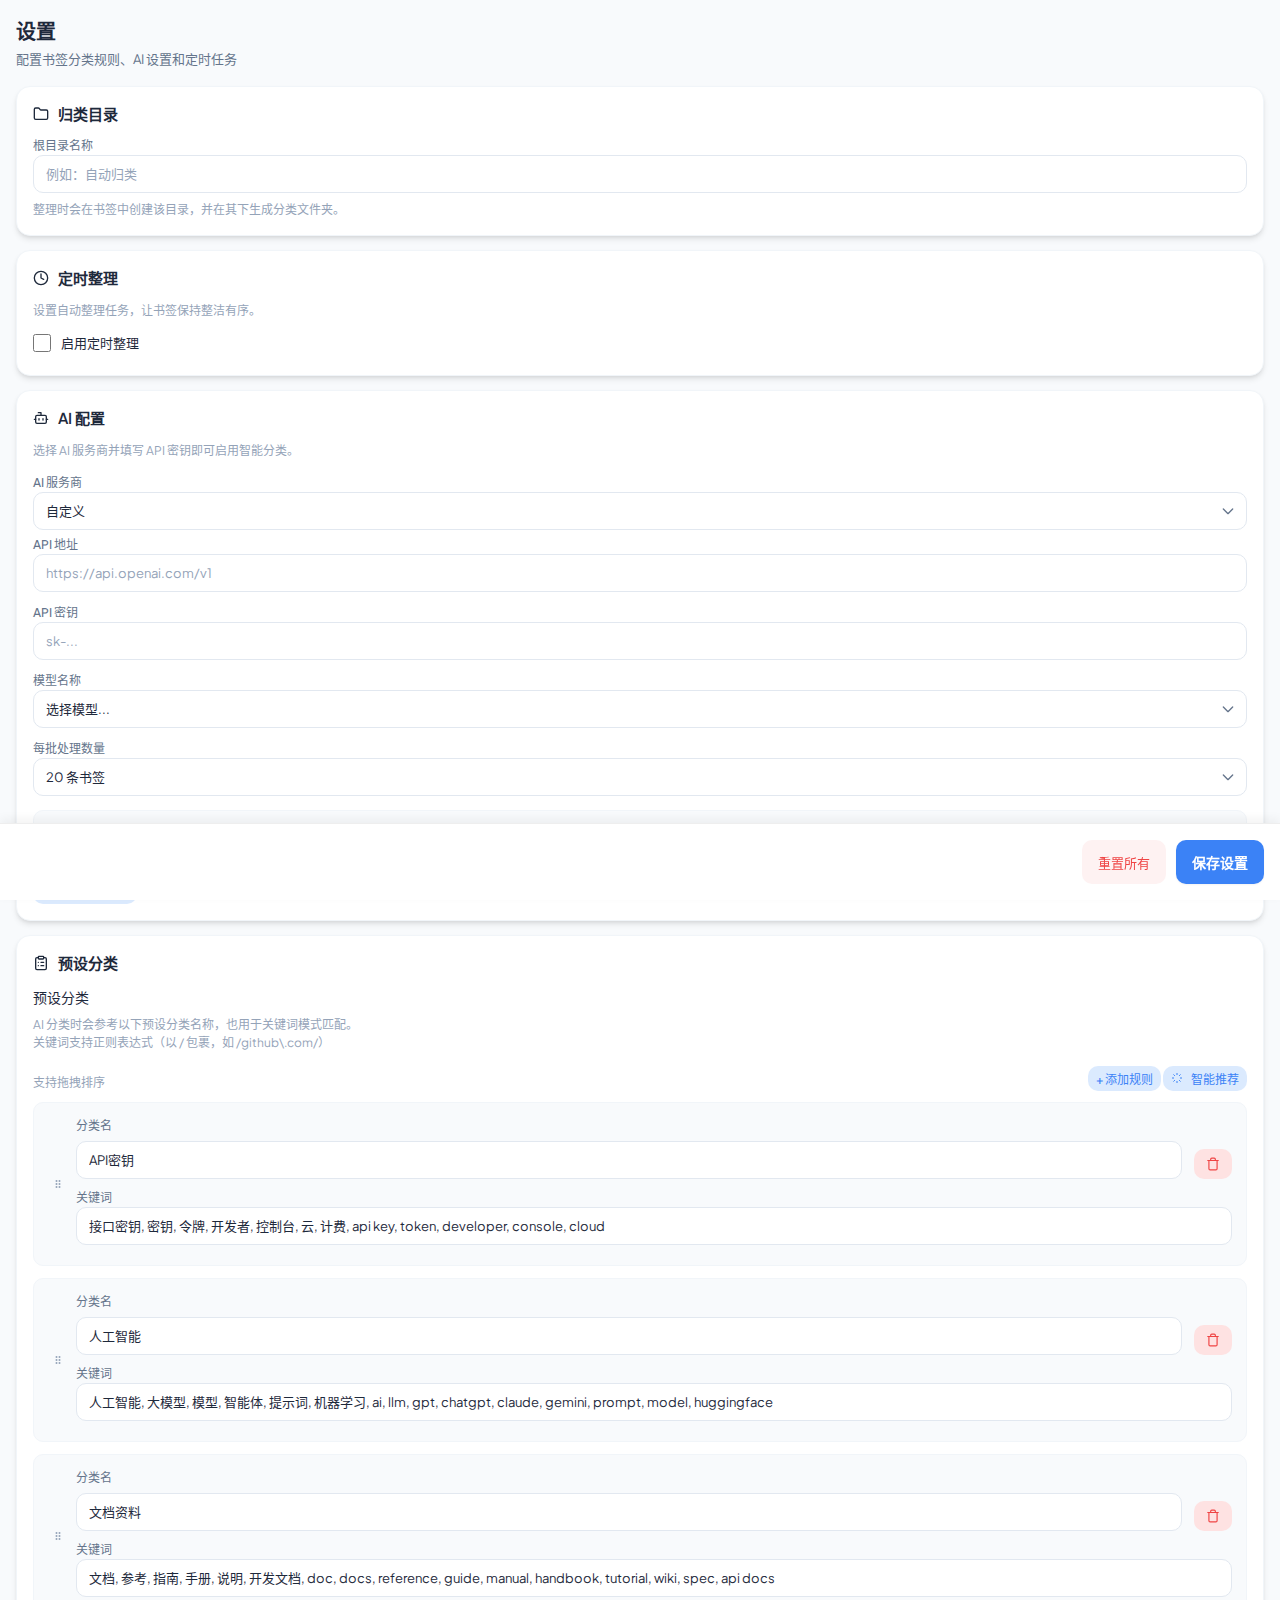
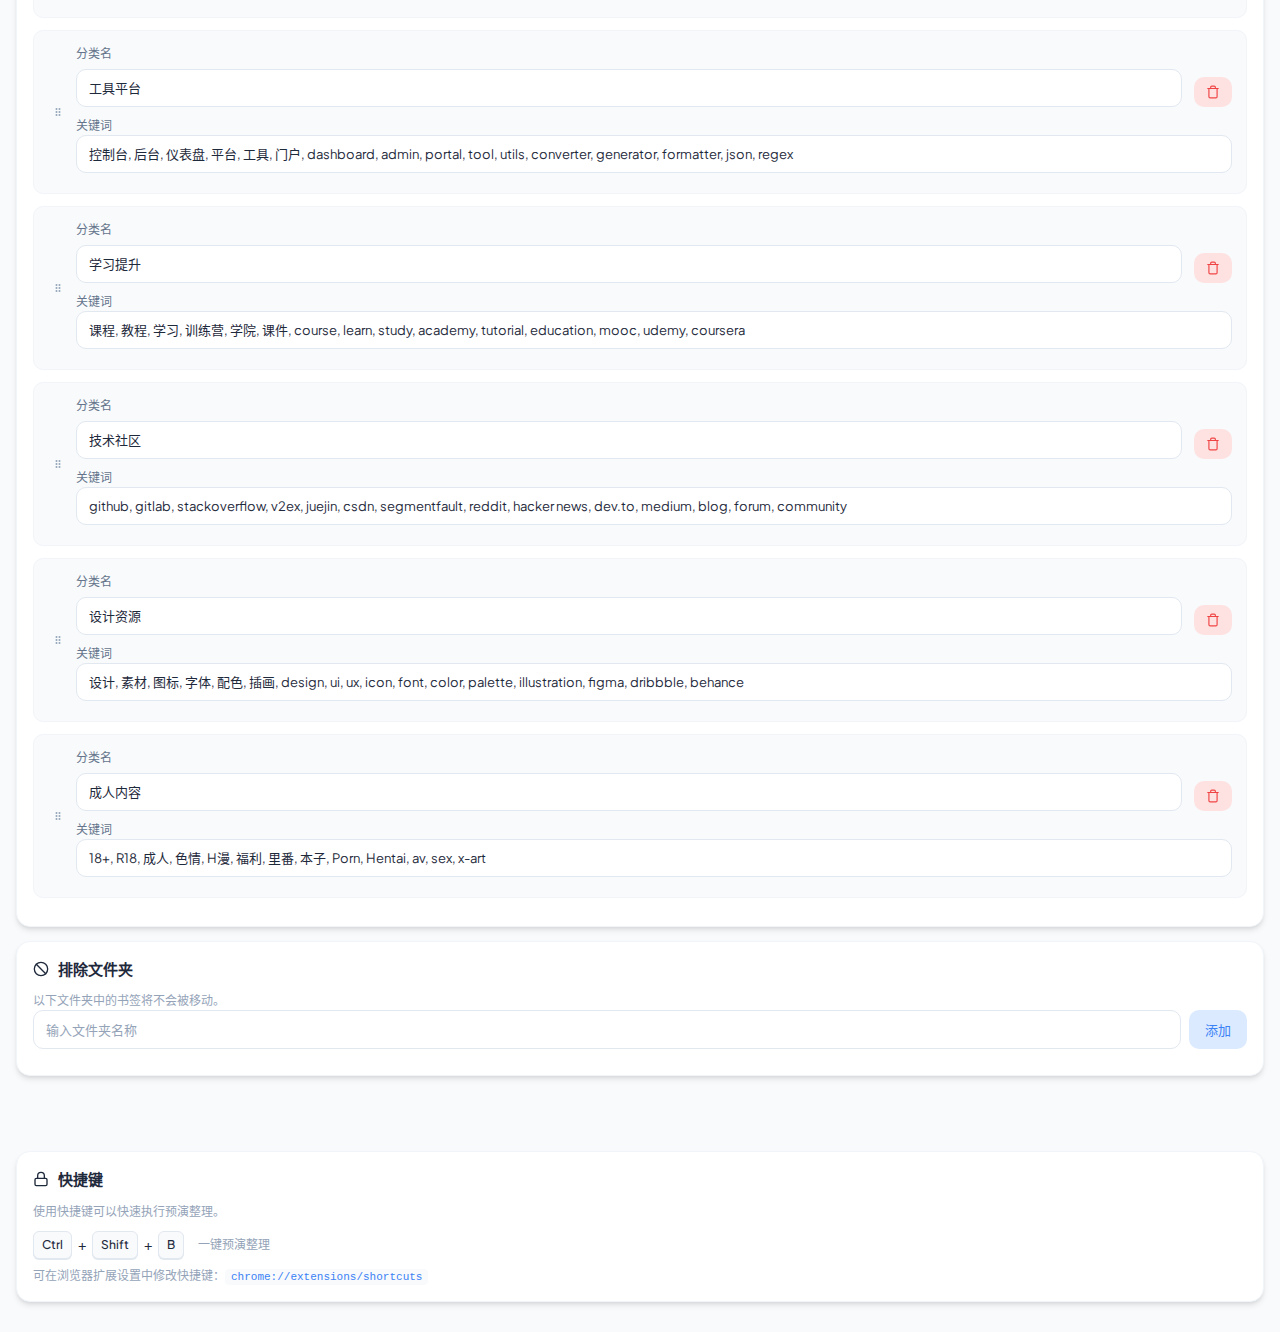
<file: extensions/bookmark-organizer/options.html>
<!doctype html>
<html lang="zh-CN">

<head>
  <meta charset="utf-8" />
  <meta name="viewport" content="width=device-width, initial-scale=1" />
  <title>书签整理器设置</title>
  <link rel="stylesheet" href="styles.css" />
</head>

<body>
  <header>
    <h1>设置</h1>
    <p>配置书签分类规则、AI 设置和定时任务</p>
  </header>

  <section class="card">
    <h2>
      <svg width="16" height="16" viewBox="0 0 24 24" fill="none" stroke="currentColor" stroke-width="2"
        stroke-linecap="round" stroke-linejoin="round" style="vertical-align: -2px; margin-right: 6px;">
        <path
          d="M20 20a2 2 0 0 0 2-2V8a2 2 0 0 0-2-2h-7.9a2 2 0 0 1-1.69-.9L9.6 3.9A2 2 0 0 0 7.93 3H4a2 2 0 0 0-2 2v13a2 2 0 0 0 2 2Z" />
      </svg>
      归类目录
    </h2>
    <label>
      根目录名称
      <input id="rootFolderName" type="text" placeholder="例如：自动归类" maxlength="20" />
    </label>
    <p class="hint">整理时会在书签中创建该目录，并在其下生成分类文件夹。</p>
  </section>

  <section class="card">
    <h2>
      <svg width="16" height="16" viewBox="0 0 24 24" fill="none" stroke="currentColor" stroke-width="2"
        stroke-linecap="round" stroke-linejoin="round" style="vertical-align: -2px; margin-right: 6px;">
        <circle cx="12" cy="12" r="10" />
        <polyline points="12 6 12 12 16 14" />
      </svg>
      定时整理
    </h2>
    <p class="hint" style="margin-bottom: 14px;">设置自动整理任务，让书签保持整洁有序。</p>

    <label class="checkbox" style="margin-top: 0;">
      <input type="checkbox" id="scheduleEnabled" />
      启用定时整理
    </label>

    <div id="scheduleOptions" class="schedule-options" style="display: none;">
      <label>
        整理间隔
        <select id="scheduleInterval">
          <option value="daily">每天</option>
          <option value="weekly">每周</option>
          <option value="monthly">每月</option>
        </select>
      </label>

      <label>
        整理模式
        <select id="scheduleMode">
          <option value="keyword">关键词模式</option>
          <option value="ai">AI 智能模式</option>
          <option value="hybrid">混合模式</option>
        </select>
      </label>

      <p class="hint">定时整理仅处理新增书签，整理完成后会发送通知。</p>
    </div>
  </section>

  <section class="card">
    <h2>
      <svg width="16" height="16" viewBox="0 0 24 24" fill="none" stroke="currentColor" stroke-width="2"
        stroke-linecap="round" stroke-linejoin="round" style="vertical-align: -2px; margin-right: 6px;">
        <path d="M12 8V4H8" />
        <rect width="16" height="12" x="4" y="8" rx="2" />
        <path d="M2 14h2" />
        <path d="M20 14h2" />
        <path d="M15 13v2" />
        <path d="M9 13v2" />
      </svg>
      AI 配置
    </h2>
    <p class="hint" style="margin-bottom: 14px;">选择 AI 服务商并填写 API 密钥即可启用智能分类。</p>

    <label>
      AI 服务商
      <select id="aiProvider">
        <option value="custom">自定义</option>
        <optgroup label="国际服务">
          <option value="openai">OpenAI</option>
          <option value="anthropic">Anthropic (Claude)</option>
          <option value="google">Google Gemini</option>
          <option value="groq">Groq</option>
          <option value="together">Together AI</option>
          <option value="openrouter">OpenRouter</option>
        </optgroup>
        <optgroup label="国内服务">
          <option value="deepseek">DeepSeek 深度求索</option>
          <option value="zhipu">智谱 AI (GLM)</option>
          <option value="moonshot">Moonshot (Kimi)</option>
          <option value="qwen">通义千问 (阿里)</option>
          <option value="baichuan">百川智能</option>
          <option value="minimax">MiniMax</option>
          <option value="yi">零一万物 (Yi)</option>
          <option value="doubao">豆包 (字节)</option>
          <option value="spark">讯飞星火</option>
        </optgroup>
        <optgroup label="本地服务">
          <option value="ollama">Ollama (本地)</option>
          <option value="lmstudio">LM Studio (本地)</option>
        </optgroup>
      </select>
    </label>

    <div id="providerInfo" class="provider-info" style="display: none;"></div>

    <label id="apiUrlLabel">
      API 地址
      <input id="aiApiUrl" type="text" placeholder="https://api.openai.com/v1" />
    </label>

    <label>
      API 密钥
      <input id="aiApiKey" type="password" placeholder="sk-..." autocomplete="off" />
    </label>

    <label>
      模型名称
      <select id="aiModel">
        <option value="">选择模型...</option>
      </select>
    </label>

    <label>
      每批处理数量
      <select id="aiBatchSize">
        <option value="10">10 条书签</option>
        <option value="20" selected>20 条书签</option>
        <option value="30">30 条书签</option>
        <option value="50">50 条书签</option>
      </select>
    </label>

    <details class="advanced-settings">
      <summary>高级设置</summary>
      <label>
        自定义 API 地址（覆盖预设）
        <input id="aiApiUrlCustom" type="text" placeholder="留空使用预设地址" />
      </label>
      <label>
        自定义模型名称（覆盖预设）
        <input id="aiModelCustom" type="text" placeholder="留空使用预设模型" />
      </label>
      <label>
        分类提示词（可选）
        <textarea id="aiPrompt" rows="3" placeholder="留空使用默认提示词"></textarea>
      </label>
      <label>
        并发数量
        <select id="aiConcurrency">
          <option value="1">1（最慢，最稳定）</option>
          <option value="2">2</option>
          <option value="3" selected>3（推荐）</option>
          <option value="5">5（较快）</option>
        </select>
      </label>
      <label>
        缓存有效期
        <select id="aiCacheExpire">
          <option value="1">1 天</option>
          <option value="7" selected>7 天</option>
          <option value="30">30 天</option>
          <option value="0">不缓存</option>
        </select>
      </label>
    </details>

    <div class="buttons" style="margin-top: 14px;">
      <button id="testAi" class="secondary">
        <svg width="14" height="14" viewBox="0 0 24 24" fill="none" stroke="currentColor" stroke-width="2"
          stroke-linecap="round" stroke-linejoin="round">
          <path d="M22 11.08V12a10 10 0 1 1-5.93-9.14" />
          <polyline points="22 4 12 14.01 9 11.01" />
        </svg>
        测试连接
      </button>
      <span id="aiTestStatus" class="status"></span>
    </div>
  </section>

  <section class="card">
    <h2>
      <svg width="16" height="16" viewBox="0 0 24 24" fill="none" stroke="currentColor" stroke-width="2"
        stroke-linecap="round" stroke-linejoin="round" style="vertical-align: -2px; margin-right: 6px;">
        <path d="M16 4h2a2 2 0 0 1 2 2v14a2 2 0 0 1-2 2H6a2 2 0 0 1-2-2V6a2 2 0 0 1 2-2h2" />
        <path d="M15 2H9a1 1 0 0 0-1 1v2a1 1 0 0 0 1 1h6a1 1 0 0 0 1-1V3a1 1 0 0 0-1-1Z" />
        <path d="M12 11h4" />
        <path d="M12 16h4" />
        <path d="M8 11h.01" />
        <path d="M8 16h.01" />
      </svg>
      预设分类
    </h2>
    </svg>
    预设分类
    </h2>
    <p class="hint" style="margin-bottom: 14px;">
      AI 分类时会参考以下预设分类名称，也用于关键词模式匹配。
      <br>关键词支持正则表达式（以 / 包裹，如 /github\.com/）
    </p>

    <div class="rules-header"
      style="margin-bottom: 10px; display: flex; justify-content: space-between; align-items: center;">
      <span class="hint">支持拖拽排序</span>
      <div class="actions">
        <button id="addRule" class="secondary small-btn" style="padding: 4px 8px; font-size: 12px;">+ 添加规则</button>
        <button id="smartSuggest" class="secondary small-btn" style="padding: 4px 8px; font-size: 12px;">
          <svg width="12" height="12" viewBox="0 0 24 24" fill="none" stroke="currentColor" stroke-width="2"
            style="vertical-align:-1px;margin-right:2px">
            <path
              d="M12 2v4M12 18v4M4.93 4.93l2.83 2.83M16.24 16.24l2.83 2.83M2 12h4M18 12h4M4.93 19.07l2.83-2.83M16.24 7.76l2.83-2.83" />
          </svg>
          智能推荐
        </button>
      </div>
    </div>

    <div id="rules" class="rules-list"></div>

    <!-- 智能推荐模态框 -->
    <div id="suggestModal" class="modal" style="display: none;">
      <div class="modal-content">
        <div class="modal-header">
          <h3>智能规则推荐</h3>
          <span class="close-modal">&times;</span>
        </div>
        <p class="hint">系统分析了您的书签，发现了以下高频关键词。点击即可添加到规则中。</p>
        <div id="suggestList" class="suggest-list">
          <div class="loading-spinner">分析中...</div>
        </div>
      </div>
    </div>
  </section>

  <section class="card">
    <h2>
      <svg width="16" height="16" viewBox="0 0 24 24" fill="none" stroke="currentColor" stroke-width="2"
        stroke-linecap="round" stroke-linejoin="round" style="vertical-align: -2px; margin-right: 6px;">
        <circle cx="12" cy="12" r="10"></circle>
        <line x1="4.93" y1="4.93" x2="19.07" y2="19.07"></line>
      </svg>
      排除文件夹
    </h2>
    <p class="hint">以下文件夹中的书签将不会被移动。</p>
    <div style="display: flex; gap: 8px; margin-bottom: 10px;">
      <input id="newExclusionInput" type="text" placeholder="输入文件夹名称" style="flex: 1;">
      <button id="addExclusionBtn" class="secondary">添加</button>
    </div>
    <div id="exclusionList" style="display: flex; flex-wrap: wrap; gap: 8px;"></div>
  </section>

  <div class="floating-actions"
    style="position: sticky; bottom: 0; background: white; padding: 16px; border-top: 1px solid #eee; display: flex; gap: 10px; justify-content: flex-end; box-shadow: 0 -4px 10px rgba(0,0,0,0.05); margin: 0 -16px -16px -16px;">
    <span id="saveStatus" style="margin-right: auto; align-self: center; font-size: 14px;"></span>
    <button id="resetRules" class="secondary"
      style="color: #ef4444; border-color: #fee2e2; background: #fef2f2;">重置所有</button>
    <button id="saveRules" class="primary">保存设置</button>
  </div>

  <section class="card">
    <h2>
      <svg width="16" height="16" viewBox="0 0 24 24" fill="none" stroke="currentColor" stroke-width="2"
        stroke-linecap="round" stroke-linejoin="round" style="vertical-align: -2px; margin-right: 6px;">
        <rect width="18" height="11" x="3" y="11" rx="2" ry="2" />
        <path d="M7 11V7a5 5 0 0 1 10 0v4" />
      </svg>
      快捷键
    </h2>
    <p class="hint">使用快捷键可以快速执行预演整理。</p>
    <div class="shortcut-display">
      <kbd>Ctrl</kbd> + <kbd>Shift</kbd> + <kbd>B</kbd>
      <span class="shortcut-desc">一键预演整理</span>
    </div>
    <p class="hint" style="margin-top: 8px;">
      可在浏览器扩展设置中修改快捷键：<code>chrome://extensions/shortcuts</code>
    </p>
  </section>

  <template id="ruleTemplate">
    <div class="rule" draggable="true">
      <div class="rule-drag-handle">
        <svg width="12" height="12" viewBox="0 0 24 24" fill="currentColor">
          <circle cx="9" cy="6" r="2" />
          <circle cx="15" cy="6" r="2" />
          <circle cx="9" cy="12" r="2" />
          <circle cx="15" cy="12" r="2" />
          <circle cx="9" cy="18" r="2" />
          <circle cx="15" cy="18" r="2" />
        </svg>
      </div>
      <div class="rule-content">
        <div class="row">
          <label>
            分类名
            <input class="rule-name" type="text" placeholder="例如：文档资料" maxlength="20" />
          </label>
          <button class="remove" type="button">
            <svg width="14" height="14" viewBox="0 0 24 24" fill="none" stroke="currentColor" stroke-width="2"
              stroke-linecap="round" stroke-linejoin="round">
              <path d="M3 6h18" />
              <path d="M19 6v14c0 1-1 2-2 2H7c-1 0-2-1-2-2V6" />
              <path d="M8 6V4c0-1 1-2 2-2h4c1 0 2 1 2 2v2" />
            </svg>
          </button>
        </div>
        <label>
          关键词
          <input class="rule-keywords" type="text" placeholder="例如：文档, 指南, 参考, /正则/" />
        </label>
      </div>
    </div>
  </template>

  <script type="module" src="options.js"></script>
</body>

</html>
</file>
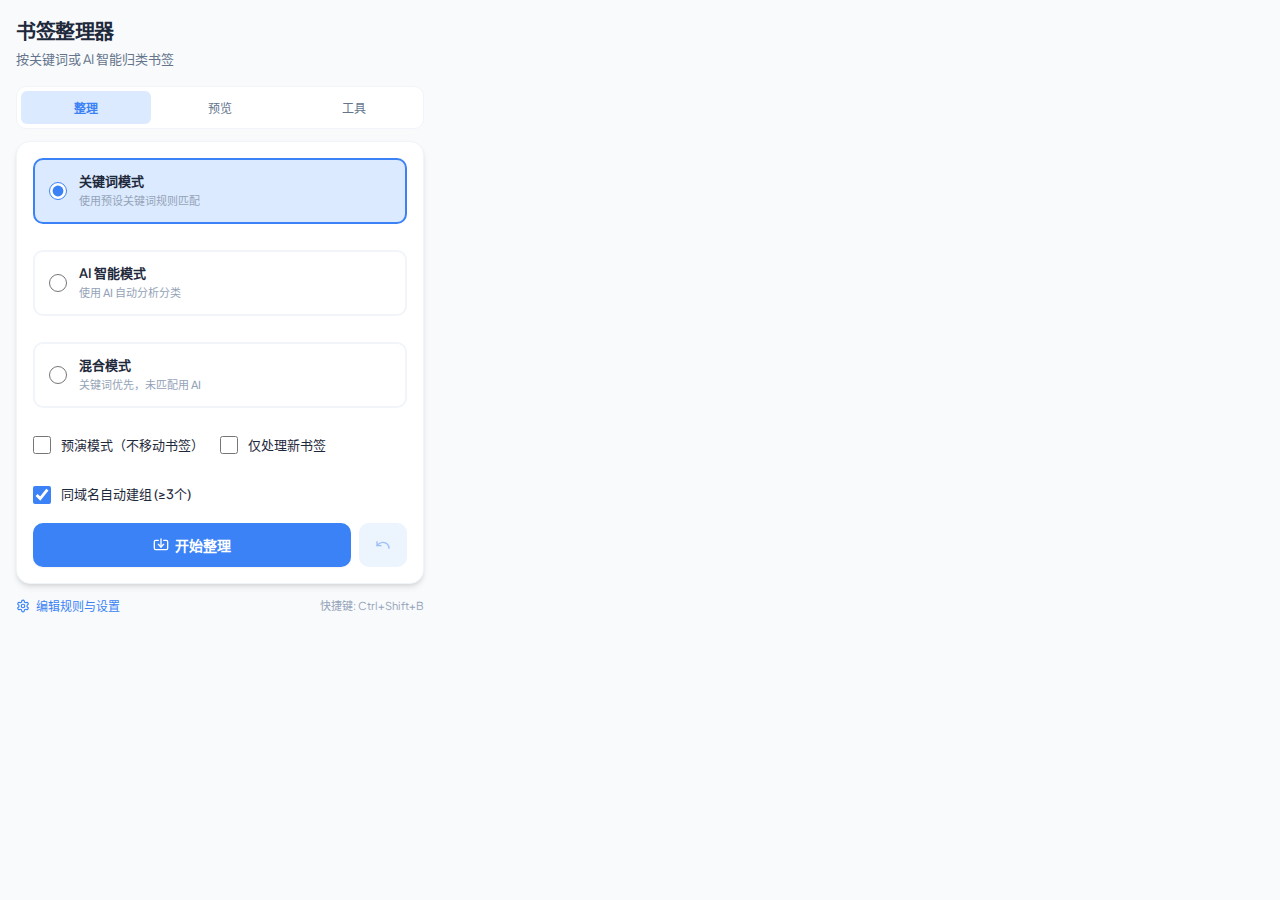
<file: extensions/bookmark-organizer/popup.html>
<!doctype html>
<html lang="zh-CN">

<head>
  <meta charset="utf-8" />
  <meta name="viewport" content="width=device-width, initial-scale=1" />
  <title>书签整理器</title>
  <link rel="stylesheet" href="styles.css" />
</head>

<body class="popup">
  <header>
    <h1>书签整理器</h1>
    <p>按关键词或 AI 智能归类书签</p>
  </header>

  <!-- 标签页切换 -->
  <div class="tabs">
    <button class="tab active" data-tab="organize">整理</button>
    <button class="tab" data-tab="preview">预览</button>
    <button class="tab" data-tab="tools">工具</button>
  </div>

  <!-- 整理面板 -->
  <section id="organizePanel" class="card tab-content active">
    <div class="mode-selector">
      <label class="mode-option">
        <input type="radio" name="classifyMode" value="keyword" checked />
        <span class="mode-label">
          <span class="mode-title">关键词模式</span>
          <span class="mode-desc">使用预设关键词规则匹配</span>
        </span>
      </label>
      <label class="mode-option">
        <input type="radio" name="classifyMode" value="ai" />
        <span class="mode-label">
          <span class="mode-title">AI 智能模式</span>
          <span class="mode-desc">使用 AI 自动分析分类</span>
        </span>
      </label>
      <label class="mode-option">
        <input type="radio" name="classifyMode" value="hybrid" />
        <span class="mode-label">
          <span class="mode-title">混合模式</span>
          <span class="mode-desc">关键词优先，未匹配用 AI</span>
        </span>
      </label>
    </div>

    <div id="aiTemplateArea" style="margin-bottom: 15px; display: none;">
      <label style="display:block;margin-bottom:5px;font-weight:500;color:#555;">AI 分类模板:</label>
      <select id="classifyTemplate" style="width:100%;padding:8px;border:1px solid #ddd;border-radius:6px;">
        <option value="general">通用模式 (新闻/科技/生活/娱乐)</option>
        <option value="developer">开发者模式 (编程/工具/文档/资源)</option>
        <option value="shopping">购物模式 (电商/单品/比价/优惠)</option>
        <option value="academic">学术模式 (论文/期刊/资料/课程)</option>
      </select>
      <p class="hint" style="margin-top:4px;">选择适合您书签类型的分类模板，可提高 AI 准确率。</p>
    </div>

    <div id="aiWarning" class="warning" style="display: none;">
      <svg class="warning-icon" width="16" height="16" viewBox="0 0 24 24" fill="none" stroke="currentColor"
        stroke-width="2" stroke-linecap="round" stroke-linejoin="round">
        <path d="m21.73 18-8-14a2 2 0 0 0-3.48 0l-8 14A2 2 0 0 0 4 21h16a2 2 0 0 0 1.73-3Z" />
        <path d="M12 9v4" />
        <path d="M12 17h.01" />
      </svg>
      <span>请先在设置页配置 AI API 密钥</span>
    </div>

    <div class="checkbox-group">
      <label class="checkbox">
        <input type="checkbox" id="dryRun" />
        预演模式（不移动书签）
      </label>
      <label class="checkbox">
        <input type="checkbox" id="incrementalOnly" />
        仅处理新书签
      </label>
      <label class="checkbox">
        <input type="checkbox" id="groupByDomain" checked />
        同域名自动建组 (≥3个)
      </label>
    </div>

    <p id="targetHint" class="hint"></p>

    <div id="progressContainer" class="progress-container" style="display: none;">
      <div class="progress-bar">
        <div id="progressFill" class="progress-fill"></div>
      </div>
      <p id="progressText" class="progress-text">准备中...</p>
    </div>

    <div class="button-row">
      <button id="run" class="primary">
        <svg width="16" height="16" viewBox="0 0 24 24" fill="none" stroke="currentColor" stroke-width="2"
          stroke-linecap="round" stroke-linejoin="round">
          <path d="M12 3v12" />
          <path d="m8 11 4 4 4-4" />
          <path d="M8 5H4a2 2 0 0 0-2 2v10a2 2 0 0 0 2 2h16a2 2 0 0 0 2-2V7a2 2 0 0 0-2-2h-4" />
        </svg>
        开始整理
      </button>
      <button id="undo" class="secondary" title="撤销上次整理" disabled>
        <svg width="16" height="16" viewBox="0 0 24 24" fill="none" stroke="currentColor" stroke-width="2"
          stroke-linecap="round" stroke-linejoin="round">
          <path d="M3 7v6h6" />
          <path d="M21 17a9 9 0 0 0-9-9 9 9 0 0 0-6 2.3L3 13" />
        </svg>
      </button>
    </div>

    <p id="status" class="status"></p>

    <!-- 可视化图表 -->
    <div id="chartContainer" class="chart-container" style="display: none;">
      <h3 class="chart-title">分类统计</h3>
      <svg id="pieChart" class="pie-chart" viewBox="0 0 200 200"></svg>
      <div id="chartLegend" class="chart-legend"></div>
    </div>
  </section>

  <!-- 预览面板 -->
  <section id="previewPanel" class="card tab-content" style="display: none;">
    <div class="preview-header">
      <h3>书签预览</h3>
      <button id="refreshPreview" class="ghost">
        <svg width="14" height="14" viewBox="0 0 24 24" fill="none" stroke="currentColor" stroke-width="2">
          <path d="M21 12a9 9 0 1 1-9-9c2.52 0 4.93 1 6.74 2.74L21 8" />
          <path d="M21 3v5h-5" />
        </svg>
        刷新
      </button>
    </div>
    <p class="hint" id="previewHint">点击刷新按钮加载预览数据</p>

    <div id="previewStats" class="preview-stats" style="display: none;">
      <span class="stat-item"><span class="stat-label">总计:</span> <span id="previewTotal">0</span></span>
      <span class="stat-item matched"><span class="stat-label">已匹配:</span> <span id="previewMatched">0</span></span>
      <span class="stat-item unmatched"><span class="stat-label">未匹配:</span> <span id="previewUnmatched">0</span></span>
    </div>

    <div class="search-container">
      <input type="text" id="searchInput" placeholder="搜索书签..." class="search-input">
    </div>
    <div id="previewList" class="preview-list"></div>
  </section>

  <!-- 工具面板 -->
  <section id="toolsPanel" class="card tab-content" style="display: none;">
    <div class="tool-section">
      <h3>
        <svg width="16" height="16" viewBox="0 0 24 24" fill="none" stroke="currentColor" stroke-width="2">
          <path d="M16 21v-2a4 4 0 0 0-4-4H6a4 4 0 0 0-4 4v2" />
          <circle cx="9" cy="7" r="4" />
          <path d="M22 21v-2a4 4 0 0 0-3-3.87" />
          <path d="M16 3.13a4 4 0 0 1 0 7.75" />
        </svg>
        重复书签检测
      </h3>
      <p class="hint">查找并合并重复的书签</p>
      <div style="margin-bottom: 8px;">
        <label class="checkbox">
          <input type="checkbox" id="ignoreQuery" />
          忽略参数 (比如 ?utm_source=...)
        </label>
        <label class="checkbox">
          <input type="checkbox" id="ignoreHash" checked />
          忽略哈希 (比如 #section)
        </label>
        <label class="checkbox">
          <input type="checkbox" id="fuzzyDuplicate" />
          深度模糊匹配 (相似度 > 85%)
        </label>
      </div>
      <button id="findDuplicates" class="secondary">检测重复</button>
      <div id="duplicatesResult" class="duplicates-result" style="display: none;">
        <p id="duplicatesCount"></p>
        <div id="duplicatesList" class="duplicates-list"></div>
        <button id="mergeDuplicates" class="remove" style="display: none;">合并全部（保留最早添加的）</button>
      </div>
    </div>

    <div class="tool-section">
      <h3>
        <svg width="16" height="16" viewBox="0 0 24 24" fill="none" stroke="currentColor" stroke-width="2">
          <path d="M10 13a5 5 0 0 0 7.54.54l3-3a5 5 0 0 0-7.07-7.07l-1.72 1.71" />
          <path d="M14 11a5 5 0 0 0-7.54-.54l-3 3a5 5 0 0 0 7.07 7.07l1.71-1.71" />
        </svg>
        失效链接清理
      </h3>
      <p class="hint">检测并移除无法访问的书签</p>
      <button id="scanDeadLinks" class="secondary">开始检测</button>
      <div id="deadLinksResult" class="duplicates-result" style="display: none;">
        <p id="deadLinksCount"></p>
        <ul id="deadLinksList"></ul>
        <button id="removeDeadLinks" class="primary small-btn">移除选中链接</button>
      </div>
    </div>

    <div class="tool-section">
      <h3>
        <svg width="16" height="16" viewBox="0 0 24 24" fill="none" stroke="currentColor" stroke-width="2">
          <path d="M22 19a2 2 0 0 1-2 2H4a2 2 0 0 1-2-2V5a2 2 0 0 1 2-2h5l2 3h9a2 2 0 0 1 2 2z"></path>
        </svg>
        文件夹整理
      </h3>
      <p class="hint">合并相似名称的文件夹 (如 "Dev" 和 "Development")</p>
      <div class="row">
        <button id="scanFolders" class="secondary">扫描相似文件夹</button>
        <button id="cleanEmptyFolders" class="secondary" title="清理所有空文件夹">清理空文件夹</button>
      </div>
      <div id="mergeFoldersResult" style="display: none;">
        <div id="mergeSuggestions"></div>
      </div>
    </div>

    <div class="tool-section">
      <h3>
        <svg width="16" height="16" viewBox="0 0 24 24" fill="none" stroke="currentColor" stroke-width="2">
          <circle cx="12" cy="12" r="10" />
          <polyline points="12 6 12 12 16 14" />
        </svg>
        操作历史
      </h3>
      <p class="hint">查看最近的整理记录</p>
      <div id="historyList" class="history-list"></div>
    </div>

    <div class="tool-section">
      <h3>
        <svg width="16" height="16" viewBox="0 0 24 24" fill="none" stroke="currentColor" stroke-width="2">
          <path d="M21 15v4a2 2 0 0 1-2 2H5a2 2 0 0 1-2-2v-4" />
          <polyline points="17 8 12 3 7 8" />
          <line x1="12" y1="3" x2="12" y2="15" />
        </svg>
        缓存管理
      </h3>
      <p class="hint">AI 分类结果会被缓存以提升性能</p>
      <button id="clearCache" class="ghost">清除 AI 缓存</button>
    </div>
  </section>

  <footer>
    <a id="openOptions" href="options.html" target="_blank">
      <svg width="14" height="14" viewBox="0 0 24 24" fill="none" stroke="currentColor" stroke-width="2"
        stroke-linecap="round" stroke-linejoin="round" style="vertical-align: -2px; margin-right: 4px;">
        <path
          d="M12.22 2h-.44a2 2 0 0 0-2 2v.18a2 2 0 0 1-1 1.73l-.43.25a2 2 0 0 1-2 0l-.15-.08a2 2 0 0 0-2.73.73l-.22.38a2 2 0 0 0 .73 2.73l.15.1a2 2 0 0 1 1 1.72v.51a2 2 0 0 1-1 1.74l-.15.09a2 2 0 0 0-.73 2.73l.22.38a2 2 0 0 0 2.73.73l.15-.08a2 2 0 0 1 2 0l.43.25a2 2 0 0 1 1 1.73V20a2 2 0 0 0 2 2h.44a2 2 0 0 0 2-2v-.18a2 2 0 0 1 1-1.73l.43-.25a2 2 0 0 1 2 0l.15.08a2 2 0 0 0 2.73-.73l.22-.39a2 2 0 0 0-.73-2.73l-.15-.08a2 2 0 0 1-1-1.74v-.5a2 2 0 0 1 1-1.74l.15-.09a2 2 0 0 0 .73-2.73l-.22-.38a2 2 0 0 0-2.73-.73l-.15.08a2 2 0 0 1-2 0l-.43-.25a2 2 0 0 1-1-1.73V4a2 2 0 0 0-2-2z" />
        <circle cx="12" cy="12" r="3" />
      </svg>
      编辑规则与设置
    </a>
    <span class="shortcut-hint">快捷键: Ctrl+Shift+B</span>
  </footer>

  <script type="module" src="popup.js"></script>
</body>

</html>
</file>
<file: ai-editor-comparison/style.css>
@import url('https://fonts.googleapis.com/css2?family=Inter:wght@400;500;600;700&family=JetBrains+Mono:wght@400;500&display=swap');

:root {
    /* Color Palette - Deep Space Theme */
    --bg-dark: #09090b;
    --bg-card: rgba(24, 24, 27, 0.6);
    --bg-card-hover: rgba(39, 39, 42, 0.8);
    
    --text-primary: #f4f4f5;
    --text-secondary: #a1a1aa;
    --text-tertiary: #71717a;
    
    --accent-primary: #3b82f6;
    --accent-secondary: #8b5cf6;
    --accent-gradient: linear-gradient(135deg, #3b82f6 0%, #8b5cf6 100%);
    
    --border-color: rgba(255, 255, 255, 0.08);
    --border-hover: rgba(255, 255, 255, 0.15);
    
    --success-color: #10b981;
    --warning-color: #f59e0b;
    
    /* Effects */
    --glass-blur: blur(12px);
    --shadow-sm: 0 4px 6px -1px rgba(0, 0, 0, 0.1), 0 2px 4px -1px rgba(0, 0, 0, 0.06);
    --shadow-md: 0 10px 15px -3px rgba(0, 0, 0, 0.3), 0 4px 6px -2px rgba(0, 0, 0, 0.15);
    --shadow-glow: 0 0 20px rgba(59, 130, 246, 0.15);
}

* {
    box-sizing: border-box;
    margin: 0;
    padding: 0;
}

body {
    font-family: 'Inter', system-ui, -apple-system, sans-serif;
    background-color: var(--bg-dark);
    color: var(--text-primary);
    line-height: 1.6;
    min-height: 100vh;
    background-image: 
        radial-gradient(circle at 15% 50%, rgba(59, 130, 246, 0.08), transparent 25%),
        radial-gradient(circle at 85% 30%, rgba(139, 92, 246, 0.08), transparent 25%);
    background-attachment: fixed;
}

.container {
    max-width: 1400px;
    margin: 0 auto;
    padding: 0 24px;
}

/* Header Section */
header {
    padding: 80px 0 60px;
    text-align: center;
    position: relative;
}

header h1 {
    font-size: 3.5rem;
    font-weight: 800;
    letter-spacing: -0.02em;
    margin-bottom: 16px;
    background: var(--accent-gradient);
    -webkit-background-clip: text;
    -webkit-text-fill-color: transparent;
    filter: drop-shadow(0 0 30px rgba(59, 130, 246, 0.3));
}

header p {
    color: var(--text-secondary);
    font-size: 1.25rem;
    max-width: 600px;
    margin: 0 auto;
}

.last-updated {
    margin-top: 24px;
    display: inline-block;
    padding: 6px 16px;
    background: rgba(255, 255, 255, 0.03);
    border: 1px solid var(--border-color);
    border-radius: 20px;
    font-size: 0.875rem;
    color: var(--text-tertiary);
    backdrop-filter: var(--glass-blur);
}

/* Filters */
.filters {
    display: flex;
    justify-content: center;
    gap: 12px;
    margin-bottom: 60px;
    padding: 6px;
    background: rgba(255, 255, 255, 0.03);
    border: 1px solid var(--border-color);
    border-radius: 16px;
    width: fit-content;
    margin-left: auto;
    margin-right: auto;
    backdrop-filter: var(--glass-blur);
}

.filter-btn {
    background: transparent;
    border: none;
    color: var(--text-secondary);
    padding: 10px 24px;
    border-radius: 12px;
    cursor: pointer;
    font-weight: 500;
    transition: all 0.3s ease;
    font-size: 0.95rem;
}

.filter-btn:hover {
    color: var(--text-primary);
    background: rgba(255, 255, 255, 0.05);
}

.filter-btn.active {
    background: var(--accent-primary);
    color: white;
    box-shadow: 0 4px 12px rgba(59, 130, 246, 0.3);
}

/* Grid Layout */
.grid {
    display: grid;
    grid-template-columns: repeat(auto-fill, minmax(380px, 1fr));
    gap: 32px;
    padding-bottom: 80px;
}

/* Card Design */
.card {
    background: var(--bg-card);
    border: 1px solid var(--border-color);
    border-radius: 24px;
    position: relative;
    overflow: hidden;
    transition: all 0.4s cubic-bezier(0.4, 0, 0.2, 1);
    backdrop-filter: var(--glass-blur);
    opacity: 0;
    animation: fadeInUp 0.6s ease forwards;
    display: flex;
    flex-direction: column;
}

@keyframes fadeInUp {
    from { opacity: 0; transform: translateY(20px); }
    to { opacity: 1; transform: translateY(0); }
}

.card:hover {
    transform: translateY(-8px);
    border-color: rgba(59, 130, 246, 0.3);
    box-shadow: var(--shadow-md), var(--shadow-glow);
    background: var(--bg-card-hover);
}

/* Glowing Border Effect */
.card-glow {
    position: absolute;
    top: 0;
    left: 0;
    width: 100%;
    height: 100%;
    background: radial-gradient(
        800px circle at var(--mouse-x) var(--mouse-y),
        rgba(255, 255, 255, 0.06),
        transparent 40%
    );
    z-index: 1;
    opacity: 0;
    transition: opacity 0.3s;
    pointer-events: none;
}

.card:hover .card-glow {
    opacity: 1;
}

.card-content {
    padding: 32px;
    position: relative;
    z-index: 2;
    height: 100%;
    display: flex;
    flex-direction: column;
}

/* Card Header */
.card-header {
    display: flex;
    justify-content: space-between;
    align-items: flex-start;
    margin-bottom: 24px;
    padding-bottom: 24px;
    border-bottom: 1px solid var(--border-color);
}

.card-title-group h2 {
    font-size: 1.5rem;
    font-weight: 700;
    margin-bottom: 4px;
    background: linear-gradient(to right, #fff, #ccc);
    -webkit-background-clip: text;
    -webkit-text-fill-color: transparent;
}

.developer {
    font-size: 0.875rem;
    color: var(--text-tertiary);
    font-family: 'JetBrains Mono', monospace;
}

/* Pricing Badges */
.pricing-badge {
    padding: 6px 12px;
    border-radius: 20px;
    font-size: 0.75rem;
    font-weight: 600;
    text-transform: uppercase;
    letter-spacing: 0.05em;
}

.badge-free {
    background: rgba(16, 185, 129, 0.1);
    color: #34d399;
    border: 1px solid rgba(16, 185, 129, 0.2);
}

.badge-paid {
    background: rgba(245, 158, 11, 0.1);
    color: #fbbf24;
    border: 1px solid rgba(245, 158, 11, 0.2);
}

.badge-freemium {
    background: rgba(59, 130, 246, 0.1);
    color: #60a5fa;
    border: 1px solid rgba(59, 130, 246, 0.2);
}

/* Sections */
.section {
    margin-bottom: 24px;
}

.section-title {
    font-size: 0.75rem;
    text-transform: uppercase;
    letter-spacing: 0.1em;
    color: var(--text-tertiary);
    margin-bottom: 12px;
    display: flex;
    align-items: center;
    gap: 8px;
    font-weight: 600;
}

/* Pricing Tiers */
.pricing-tier {
    background: rgba(255, 255, 255, 0.03);
    padding: 12px 16px;
    border-radius: 12px;
    margin-bottom: 8px;
    transition: background 0.2s;
}

.pricing-tier:hover {
    background: rgba(255, 255, 255, 0.06);
}

.tier-header {
    display: flex;
    justify-content: space-between;
    align-items: baseline;
    margin-bottom: 4px;
}

.tier-name {
    font-weight: 500;
    color: var(--text-primary);
    font-size: 0.95rem;
}

.tier-price {
    font-family: 'JetBrains Mono', monospace;
    color: var(--accent-primary);
    font-weight: 700;
}

.tier-limits {
    font-size: 0.85rem;
    color: var(--text-secondary);
    line-height: 1.4;
}

.tier-refresh {
    font-size: 0.75rem;
    color: var(--text-tertiary);
    margin-top: 4px;
}

/* Tags */
.tags {
    display: flex;
    flex-wrap: wrap;
    gap: 8px;
}

.tag {
    padding: 6px 12px;
    border-radius: 8px;
    font-size: 0.85rem;
    transition: all 0.2s;
    cursor: default;
}

.tag-model {
    background: rgba(139, 92, 246, 0.1);
    color: #a78bfa;
    border: 1px solid rgba(139, 92, 246, 0.2);
}

.tag-model:hover {
    background: rgba(139, 92, 246, 0.2);
}

.tag-feature {
    background: rgba(255, 255, 255, 0.05);
    color: var(--text-secondary);
    border: 1px solid var(--border-color);
}

.tag-feature:hover {
    background: rgba(255, 255, 255, 0.1);
    color: var(--text-primary);
}

/* Visit Button */
.visit-btn {
    margin-top: auto;
    display: flex;
    align-items: center;
    justify-content: center;
    gap: 8px;
    background: var(--text-primary);
    color: var(--bg-dark);
    text-decoration: none;
    padding: 14px;
    border-radius: 12px;
    font-weight: 600;
    transition: all 0.3s;
}

.visit-btn:hover {
    background: white;
    transform: scale(1.02);
    box-shadow: 0 0 20px rgba(255, 255, 255, 0.2);
}

/* Loading */
.loading {
    grid-column: 1 / -1;
    text-align: center;
    padding: 60px;
    color: var(--text-secondary);
    font-size: 1.1rem;
    background: rgba(255, 255, 255, 0.02);
    border-radius: 24px;
    border: 1px dashed var(--border-color);
}

/* Footer */
footer {
    border-top: 1px solid var(--border-color);
    padding: 60px 0;
    text-align: center;
    color: var(--text-tertiary);
}

/* Responsive */
@media (max-width: 768px) {
    header h1 {
        font-size: 2.5rem;
    }
    
    .grid {
        grid-template-columns: 1fr;
    }
    
    .container {
        padding: 0 20px;
    }
}
</file>
<file: web/ai-editor-comparison/style.css>
@import url('https://fonts.googleapis.com/css2?family=Inter:wght@400;500;600;700&family=JetBrains+Mono:wght@400;500&display=swap');

:root {
    /* Color Palette - Deep Space Theme */
    --bg-dark: #09090b;
    --bg-card: rgba(24, 24, 27, 0.6);
    --bg-card-hover: rgba(39, 39, 42, 0.8);

    --text-primary: #f4f4f5;
    --text-secondary: #a1a1aa;
    --text-tertiary: #71717a;

    --accent-primary: #2563EB;
    --accent-secondary: #3B82F6;
    --accent-gradient: linear-gradient(135deg, #2563EB 0%, #60A5FA 100%);

    --border-color: rgba(255, 255, 255, 0.08);
    --border-hover: rgba(255, 255, 255, 0.15);

    --success-color: #10b981;
    --warning-color: #f59e0b;

    /* Effects */
    --glass-blur: blur(12px);
    --shadow-sm: 0 4px 6px -1px rgba(0, 0, 0, 0.1), 0 2px 4px -1px rgba(0, 0, 0, 0.06);
    --shadow-md: 0 10px 15px -3px rgba(0, 0, 0, 0.3), 0 4px 6px -2px rgba(0, 0, 0, 0.15);
    --shadow-glow: 0 0 20px rgba(59, 130, 246, 0.15);
}

* {
    box-sizing: border-box;
    margin: 0;
    padding: 0;
}

body {
    font-family: 'Inter', system-ui, -apple-system, sans-serif;
    background-color: var(--bg-dark);
    color: var(--text-primary);
    line-height: 1.6;
    min-height: 100vh;
    background-image:
        radial-gradient(circle at 15% 50%, rgba(37, 99, 235, 0.15), transparent 30%),
        radial-gradient(circle at 85% 30%, rgba(59, 130, 246, 0.15), transparent 30%);
    background-attachment: fixed;
}

.container {
    max-width: 1400px;
    margin: 0 auto;
    padding: 0 24px;
}

/* Header Section */
header {
    padding: 80px 0 60px;
    text-align: center;
    position: relative;
}

header h1 {
    font-size: 3.5rem;
    font-weight: 800;
    letter-spacing: -0.02em;
    margin-bottom: 16px;
    background: var(--accent-gradient);
    -webkit-background-clip: text;
    background-clip: text;
    -webkit-text-fill-color: transparent;
    filter: drop-shadow(0 0 30px rgba(59, 130, 246, 0.3));
}

.title-highlight {
    font-weight: 300;
    opacity: 0.7;
}

header p {
    color: var(--text-secondary);
    font-size: 1.25rem;
    max-width: 600px;
    margin: 0 auto;
}

.last-updated {
    margin-top: 24px;
    display: inline-block;
    padding: 6px 16px;
    background: rgba(255, 255, 255, 0.03);
    border: 1px solid var(--border-color);
    border-radius: 20px;
    font-size: 0.875rem;
    color: var(--text-tertiary);
    backdrop-filter: var(--glass-blur);
}

/* Controls Container */
.controls-container {
    display: flex;
    justify-content: center;
    align-items: center;
    gap: 16px;
    margin-bottom: 60px;
    flex-wrap: wrap;
}

/* Search Box */
.search-box {
    position: relative;
    width: 300px;
}

.search-box input {
    width: 100%;
    padding: 12px 16px 12px 42px;
    background: rgba(255, 255, 255, 0.03);
    border: 1px solid var(--border-color);
    border-radius: 12px;
    color: var(--text-primary);
    font-size: 0.95rem;
    font-family: inherit;
    transition: all 0.3s ease;
    backdrop-filter: var(--glass-blur);
}

.search-box input:focus {
    outline: none;
    border-color: var(--accent-primary);
    background: rgba(255, 255, 255, 0.08);
    box-shadow: 0 0 0 4px rgba(59, 130, 246, 0.1);
}

.search-box svg {
    position: absolute;
    left: 14px;
    top: 50%;
    transform: translateY(-50%);
    color: var(--text-tertiary);
    pointer-events: none;
    transition: color 0.3s;
}

.search-box input:focus+svg,
.search-box input:not(:placeholder-shown)+svg {
    color: var(--accent-primary);
}

/* Updated Filters (inside controls) */
.filters {
    display: flex;
    justify-content: center;
    gap: 12px;
    padding: 6px;
    background: rgba(255, 255, 255, 0.03);
    border: 1px solid var(--border-color);
    border-radius: 16px;
    width: fit-content;
    margin-left: 0;
    margin-right: 0;
    backdrop-filter: var(--glass-blur);
}

.filter-btn {
    background: transparent;
    border: none;
    color: var(--text-secondary);
    padding: 10px 24px;
    border-radius: 12px;
    cursor: pointer;
    font-weight: 500;
    transition: all 0.3s ease;
    font-size: 0.95rem;
}

.filter-btn:hover {
    color: var(--text-primary);
    background: rgba(255, 255, 255, 0.05);
}

.filter-btn.active {
    background: var(--accent-primary);
    color: white;
    box-shadow: 0 4px 12px rgba(59, 130, 246, 0.3);
}

/* Icon Buttons */
.icon-btn {
    background: rgba(255, 255, 255, 0.03);
    border: 1px solid var(--border-color);
    color: var(--text-secondary);
    width: 44px;
    height: 44px;
    border-radius: 12px;
    display: flex;
    align-items: center;
    justify-content: center;
    cursor: pointer;
    transition: all 0.3s ease;
    backdrop-filter: var(--glass-blur);
}

.icon-btn:hover {
    color: var(--text-primary);
    background: rgba(255, 255, 255, 0.08);
    border-color: var(--text-secondary);
}

.icon-btn.active {
    background: var(--accent-primary);
    color: white;
    border-color: var(--accent-primary);
}

/* Grid Layout */
.grid {
    display: grid;
    grid-template-columns: repeat(auto-fill, minmax(380px, 1fr));
    gap: 32px;
    padding-bottom: 80px;
}

/* Card Design */
.card {
    background: var(--bg-card);
    border: 1px solid var(--border-color);
    border-radius: 24px;
    position: relative;
    overflow: hidden;
    transition: all 0.4s cubic-bezier(0.4, 0, 0.2, 1);
    backdrop-filter: var(--glass-blur);
    opacity: 0;
    animation: fadeInUp 0.6s ease forwards;
    display: flex;
    flex-direction: column;
}

@keyframes fadeInUp {
    from {
        opacity: 0;
        transform: translateY(20px);
    }

    to {
        opacity: 1;
        transform: translateY(0);
    }
}

.card:hover {
    transform: translateY(-8px);
    border-color: rgba(59, 130, 246, 0.3);
    box-shadow: var(--shadow-md), var(--shadow-glow);
    background: var(--bg-card-hover);
}

/* Glowing Border Effect */
.card-glow {
    position: absolute;
    top: 0;
    left: 0;
    width: 100%;
    height: 100%;
    background: radial-gradient(800px circle at var(--mouse-x) var(--mouse-y),
            rgba(255, 255, 255, 0.06),
            transparent 40%);
    z-index: 1;
    opacity: 0;
    transition: opacity 0.3s;
    pointer-events: none;
}

.card:hover .card-glow {
    opacity: 1;
}

.card-content {
    padding: 32px;
    position: relative;
    z-index: 2;
    height: 100%;
    display: flex;
    flex-direction: column;
}

/* Card Header */
.card-header {
    display: flex;
    justify-content: space-between;
    align-items: flex-start;
    margin-bottom: 24px;
    padding-bottom: 24px;
    border-bottom: 1px solid var(--border-color);
}

.card-title-group h2 {
    font-size: 1.5rem;
    font-weight: 700;
    margin-bottom: 4px;
    background: linear-gradient(to right, #fff, #ccc);
    -webkit-background-clip: text;
    background-clip: text;
    -webkit-text-fill-color: transparent;
}

.developer {
    font-size: 0.875rem;
    color: var(--text-tertiary);
    font-family: 'JetBrains Mono', monospace;
}

/* Pricing Badges */
.pricing-badge {
    padding: 6px 12px;
    border-radius: 20px;
    font-size: 0.75rem;
    font-weight: 600;
    text-transform: uppercase;
    letter-spacing: 0.05em;
}

.badge-free {
    background: rgba(16, 185, 129, 0.1);
    color: #34d399;
    border: 1px solid rgba(16, 185, 129, 0.2);
}

.badge-paid {
    background: rgba(245, 158, 11, 0.1);
    color: #fbbf24;
    border: 1px solid rgba(245, 158, 11, 0.2);
}

.badge-freemium {
    background: rgba(59, 130, 246, 0.1);
    color: #60a5fa;
    border: 1px solid rgba(59, 130, 246, 0.2);
}

/* Sections */
.section {
    margin-bottom: 24px;
}

.section-title {
    font-size: 0.75rem;
    text-transform: uppercase;
    letter-spacing: 0.1em;
    color: var(--text-tertiary);
    margin-bottom: 12px;
    display: flex;
    align-items: center;
    gap: 8px;
    font-weight: 600;
}

/* Pricing Tiers */
.pricing-tier {
    background: rgba(255, 255, 255, 0.03);
    padding: 12px 16px;
    border-radius: 12px;
    margin-bottom: 8px;
    transition: background 0.2s;
}

.pricing-tier:hover {
    background: rgba(255, 255, 255, 0.06);
}

.tier-header {
    display: flex;
    justify-content: space-between;
    align-items: baseline;
    margin-bottom: 4px;
}

.tier-name {
    font-weight: 500;
    color: var(--text-primary);
    font-size: 0.95rem;
}

.tier-price {
    font-family: 'JetBrains Mono', monospace;
    color: var(--accent-primary);
    font-weight: 700;
}

.tier-limits {
    font-size: 0.85rem;
    color: var(--text-secondary);
    line-height: 1.4;
}

.tier-refresh {
    font-size: 0.75rem;
    color: var(--text-tertiary);
    margin-top: 4px;
}

/* Tags */
.tags {
    display: flex;
    flex-wrap: wrap;
    gap: 8px;
}

.tag {
    padding: 6px 12px;
    border-radius: 8px;
    font-size: 0.85rem;
    transition: all 0.2s;
    cursor: default;
}

.tag-model {
    background: rgba(139, 92, 246, 0.1);
    color: #a78bfa;
    border: 1px solid rgba(139, 92, 246, 0.2);
}

.tag-model:hover {
    background: rgba(139, 92, 246, 0.2);
}

.tag-feature {
    background: rgba(255, 255, 255, 0.05);
    color: var(--text-secondary);
    border: 1px solid var(--border-color);
}

.tag-feature:hover {
    background: rgba(255, 255, 255, 0.1);
    color: var(--text-primary);
}

/* Visit Button */
.visit-btn {
    margin-top: auto;
    display: flex;
    align-items: center;
    justify-content: center;
    gap: 8px;
    background: var(--text-primary);
    color: var(--bg-dark);
    text-decoration: none;
    padding: 14px;
    border-radius: 12px;
    font-weight: 600;
    transition: all 0.3s;
}

.visit-btn:hover {
    background: white;
    transform: scale(1.02);
    box-shadow: 0 0 20px rgba(255, 255, 255, 0.2);
}

/* Loading */
.loading {
    grid-column: 1 / -1;
    text-align: center;
    padding: 60px;
    color: var(--text-secondary);
    font-size: 1.1rem;
    background: rgba(255, 255, 255, 0.02);
    border-radius: 24px;
    border: 1px dashed var(--border-color);
}

.loading-title {
    margin-bottom: 12px;
}

.loading-subtitle {
    font-size: 0.9rem;
    opacity: 0.6;
}

/* Footer */
footer {
    border-top: 1px solid var(--border-color);
    padding: 60px 0;
    text-align: center;
    color: var(--text-tertiary);
}

.footer-note {
    margin-top: 8px;
    font-size: 0.8rem;
    opacity: 0.5;
}

/* Responsive */
@media (max-width: 768px) {
    header h1 {
        font-size: 2.5rem;
    }

    .grid {
        grid-template-columns: 1fr;
    }

    .container {
        padding: 0 20px;
    }
}
</file>
<file: bookmark-organizer-extension/styles.css>
/* ============================
   设计系统 - 书签整理器 v0.3.0
   风格: Micro-interactions
   字体: Plus Jakarta Sans
   ============================ */

/* 导入 Google 字体 */
@import url('https://fonts.googleapis.com/css2?family=Plus+Jakarta+Sans:wght@400;500;600;700&display=swap');

/* CSS 变量 - 设计令牌 */
/* 搜索框样式 */
.search-container {
  margin-bottom: 15px;
}

.search-input {
  width: 100%;
  padding: 8px 12px;
  border: 1px solid var(--border-color);
  border-radius: var(--radius);
  background: var(--bg-card);
  color: var(--text-primary);
  font-size: 14px;
}

.search-input:focus {
  border-color: var(--primary-color);
  outline: none;
  box-shadow: 0 0 0 2px rgba(59, 130, 246, 0.1);
}

:root {
  /* 颜色系统 */
  --color-primary: #3B82F6;
  --color-primary-hover: #2563EB;
  --color-primary-light: #DBEAFE;
  --color-secondary: #60A5FA;
  --color-cta: #F97316;
  --color-cta-hover: #EA580C;
  --color-success: #10B981;
  --color-success-light: #D1FAE5;
  --color-warning: #F59E0B;
  --color-warning-light: #FEF3C7;
  --color-danger: #EF4444;
  --color-danger-light: #FEE2E2;

  /* 背景与文字 */
  --color-bg: #F8FAFC;
  --color-surface: #FFFFFF;
  --color-text: #1E293B;
  --color-text-secondary: #64748B;
  --color-text-muted: #94A3B8;
  --color-border: #E2E8F0;
  --color-border-light: #F1F5F9;

  /* 阴影 */
  --shadow-sm: 0 1px 2px rgba(0, 0, 0, 0.05);
  --shadow-md: 0 4px 6px -1px rgba(0, 0, 0, 0.1), 0 2px 4px -2px rgba(0, 0, 0, 0.1);
  --shadow-lg: 0 10px 15px -3px rgba(0, 0, 0, 0.1), 0 4px 6px -4px rgba(0, 0, 0, 0.1);
  --shadow-xl: 0 20px 25px -5px rgba(0, 0, 0, 0.1), 0 8px 10px -6px rgba(0, 0, 0, 0.1);

  /* 圆角 */
  --radius-sm: 6px;
  --radius-md: 10px;
  --radius-lg: 14px;
  --radius-xl: 18px;

  /* 过渡 */
  --transition-fast: 100ms ease;
  --transition-base: 200ms ease;
  --transition-slow: 300ms ease;

  /* 字体 */
  --font-sans: 'Plus Jakarta Sans', -apple-system, BlinkMacSystemFont, 'Segoe UI', system-ui, sans-serif;

  color-scheme: light;
}

@media (prefers-color-scheme: dark) {
  :root {
    --color-primary: #3B82F6;
    --color-primary-hover: #60A5FA;
    --color-primary-light: #1E3A8A;
    /* 深蓝背景 */

    --color-bg: #0F172A;
    --color-surface: #1E293B;
    --color-text: #F8FAFC;
    --color-text-secondary: #94A3B8;
    --color-text-muted: #64748B;
    --color-border: #334155;
    --color-border-light: #1E293B;

    --color-success-light: #064E3B;
    --color-warning-light: #451A03;
    --color-danger-light: #450A0A;

    /* 阴影调整为更深 */
    --shadow-sm: 0 1px 2px rgba(0, 0, 0, 0.3);
    --shadow-md: 0 4px 6px -1px rgba(0, 0, 0, 0.4);

    color-scheme: dark;
  }

  /* 深色模式下的特定组件调整 */
  .search-input {
    background: #0F172A;
    border-color: #334155;
  }

  .tab.active {
    background: #1e40af;
    color: #e0f2fe;
  }

  .tab:hover {
    background: #1e293b;
    color: #f1f5f9;
  }

  button.secondary {
    background: #1e3a8a;
    color: #93c5fd;
  }

  button.secondary:hover:not(:disabled) {
    background: #1e40af;
  }

  .mode-option {
    border-color: #334155;
    background: #1e293b;
  }

  .mode-option:hover {
    background: #0f172a;
    border-color: #475569;
  }

  .mode-option:has(input:checked) {
    background: #172554;
    border-color: #3b82f6;
  }

  .warning {
    background: #451a03;
    border-color: #92400e;
    color: #fcd34d;
  }

  .status {
    background: #0f172a;
  }

  .rule {
    background: #0f172a;
    border-color: #334155;
  }

  .preview-group-header {
    background: #0f172a;
  }

  .preview-item {
    background: #1e293b;
  }

  .preview-item:hover {
    background: #334155;
  }

  /* Exclusions chips */
  #exclusionList div {
    background-color: #334155 !important;
    color: #e2e8f0;
  }
}

/* 基础重置 */
* {
  box-sizing: border-box;
  margin: 0;
  padding: 0;
}

body {
  font-family: var(--font-sans);
  font-size: 14px;
  line-height: 1.5;
  color: var(--color-text);
  background: var(--color-bg);
  padding: 16px;
  min-width: 320px;
  -webkit-font-smoothing: antialiased;
  -moz-osx-font-smoothing: grayscale;
}

body.popup {
  min-width: 400px;
  max-width: 440px;
}

/* ============================
   头部
   ============================ */
header {
  margin-bottom: 16px;
}

h1 {
  font-size: 20px;
  font-weight: 700;
  color: var(--color-text);
  letter-spacing: -0.02em;
  margin-bottom: 4px;
}

h2 {
  font-size: 15px;
  font-weight: 600;
  color: var(--color-text);
  margin-bottom: 12px;
}

h3 {
  font-size: 13px;
  font-weight: 600;
  color: var(--color-text);
  margin-bottom: 8px;
  display: flex;
  align-items: center;
  gap: 6px;
}

p {
  color: var(--color-text-secondary);
  font-size: 13px;
  line-height: 1.5;
}

/* ============================
   标签页
   ============================ */
.tabs {
  display: flex;
  gap: 4px;
  margin-bottom: 12px;
  background: var(--color-surface);
  padding: 4px;
  border-radius: var(--radius-md);
  border: 1px solid var(--color-border-light);
}

.tab {
  flex: 1;
  padding: 8px 12px;
  font-size: 12px;
  font-weight: 500;
  color: var(--color-text-secondary);
  background: transparent;
  border: none;
  border-radius: var(--radius-sm);
  cursor: pointer;
  transition: all var(--transition-fast);
}

.tab:hover {
  color: var(--color-text);
  background: var(--color-bg);
}

.tab.active {
  color: var(--color-primary);
  background: var(--color-primary-light);
  font-weight: 600;
}

.tab-content {
  display: none;
}

.tab-content.active {
  display: block;
}

/* ============================
   卡片
   ============================ */
.card {
  background: var(--color-surface);
  padding: 16px;
  border-radius: var(--radius-lg);
  border: 1px solid var(--color-border-light);
  box-shadow: var(--shadow-md);
  margin-bottom: 14px;
  transition: box-shadow var(--transition-base);
}

.card:hover {
  box-shadow: var(--shadow-lg);
}

/* ============================
   按钮
   ============================ */
button {
  font-family: var(--font-sans);
  font-size: 13px;
  font-weight: 500;
  border: none;
  border-radius: var(--radius-md);
  padding: 10px 16px;
  cursor: pointer;
  transition: all var(--transition-fast);
  display: inline-flex;
  align-items: center;
  justify-content: center;
  gap: 6px;
}

button:focus {
  outline: none;
  box-shadow: 0 0 0 3px var(--color-primary-light);
}

button:disabled {
  opacity: 0.5;
  cursor: not-allowed;
  transform: none !important;
}

button:active:not(:disabled) {
  transform: scale(0.98);
}

button.primary {
  background: linear-gradient(135deg, var(--color-primary) 0%, var(--color-secondary) 100%);
  color: white;
  padding: 12px 16px;
  font-size: 14px;
  font-weight: 600;
  box-shadow: var(--shadow-sm), 0 1px 2px rgba(59, 130, 246, 0.3);
}

button.primary:hover:not(:disabled) {
  background: linear-gradient(135deg, var(--color-primary-hover) 0%, var(--color-primary) 100%);
  box-shadow: var(--shadow-md), 0 4px 12px rgba(59, 130, 246, 0.3);
  transform: translateY(-1px);
}

button.secondary {
  background: var(--color-primary-light);
  color: var(--color-primary);
}

button.secondary:hover:not(:disabled) {
  background: #BFDBFE;
}

button.ghost {
  background: transparent;
  color: var(--color-primary);
}

button.ghost:hover:not(:disabled) {
  background: var(--color-primary-light);
}

button.remove {
  background: var(--color-danger-light);
  color: var(--color-danger);
  padding: 8px 12px;
}

button.remove:hover:not(:disabled) {
  background: #FECACA;
}

.button-row {
  display: flex;
  gap: 8px;
  margin-top: 12px;
}

.button-row .primary {
  flex: 1;
}

/* ============================
   表单元素
   ============================ */
label {
  display: block;
  font-size: 12px;
  font-weight: 500;
  color: var(--color-text-secondary);
  margin-bottom: 6px;
}

input,
select,
textarea {
  width: 100%;
  padding: 10px 12px;
  border-radius: var(--radius-md);
  border: 1px solid var(--color-border);
  font-family: var(--font-sans);
  font-size: 13px;
  color: var(--color-text);
  background: var(--color-surface);
  transition: all var(--transition-fast);
}

input:hover,
select:hover,
textarea:hover {
  border-color: var(--color-text-muted);
}

input:focus,
select:focus,
textarea:focus {
  outline: none;
  border-color: var(--color-primary);
  box-shadow: 0 0 0 3px var(--color-primary-light);
}

input::placeholder,
textarea::placeholder {
  color: var(--color-text-muted);
}

textarea {
  resize: vertical;
  min-height: 80px;
}

select {
  cursor: pointer;
  background-image: url("data:image/svg+xml,%3Csvg xmlns='http://www.w3.org/2000/svg' fill='none' viewBox='0 0 24 24' stroke='%2364748B'%3E%3Cpath stroke-linecap='round' stroke-linejoin='round' stroke-width='2' d='M19 9l-7 7-7-7'%3E%3C/path%3E%3C/svg%3E");
  background-repeat: no-repeat;
  background-position: right 10px center;
  background-size: 16px;
  padding-right: 36px;
  appearance: none;
}

/* 复选框样式 */
.checkbox {
  display: flex;
  align-items: center;
  gap: 10px;
  font-size: 13px;
  font-weight: 500;
  color: var(--color-text);
  margin-top: 14px;
  cursor: pointer;
}

.checkbox input[type="checkbox"] {
  width: 18px;
  height: 18px;
  margin: 0;
  accent-color: var(--color-primary);
  cursor: pointer;
}

.checkbox-group {
  display: flex;
  gap: 16px;
  flex-wrap: wrap;
}

.checkbox-group .checkbox {
  margin-top: 8px;
}

/* ============================
   状态文本
   ============================ */
.status {
  margin-top: 12px;
  white-space: pre-line;
  font-size: 12px;
  color: var(--color-text-secondary);
  line-height: 1.6;
  padding: 10px 12px;
  background: var(--color-bg);
  border-radius: var(--radius-md);
  border: 1px solid var(--color-border-light);
}

.status:empty {
  display: none;
}

.status.error {
  color: var(--color-danger);
  background: var(--color-danger-light);
  border-color: #FECACA;
}

.status.success {
  color: var(--color-success);
  background: var(--color-success-light);
  border-color: #A7F3D0;
}

.hint {
  margin-top: 8px;
  color: var(--color-text-muted);
  font-size: 12px;
  line-height: 1.5;
}

/* ============================
   分类模式选择器
   ============================ */
.mode-selector {
  display: flex;
  flex-direction: column;
  gap: 8px;
  margin-bottom: 14px;
}

.mode-option {
  display: flex;
  align-items: center;
  gap: 12px;
  padding: 12px 14px;
  border: 2px solid var(--color-border-light);
  border-radius: var(--radius-md);
  cursor: pointer;
  transition: all var(--transition-fast);
  background: var(--color-surface);
}

.mode-option:hover {
  border-color: var(--color-border);
  background: var(--color-bg);
}

.mode-option:has(input:checked) {
  border-color: var(--color-primary);
  background: var(--color-primary-light);
}

.mode-option input[type="radio"] {
  width: 18px;
  height: 18px;
  margin: 0;
  accent-color: var(--color-primary);
  cursor: pointer;
}

.mode-label {
  display: flex;
  flex-direction: column;
  gap: 2px;
}

.mode-title {
  font-size: 13px;
  font-weight: 600;
  color: var(--color-text);
}

.mode-desc {
  font-size: 11px;
  color: var(--color-text-muted);
}

/* ============================
   警告信息
   ============================ */
.warning {
  display: flex;
  align-items: center;
  gap: 10px;
  padding: 12px 14px;
  background: var(--color-warning-light);
  border: 1px solid #FCD34D;
  border-radius: var(--radius-md);
  margin-bottom: 14px;
  font-size: 12px;
  font-weight: 500;
  color: #92400E;
}

.warning-icon {
  font-size: 16px;
  flex-shrink: 0;
}

/* ============================
   进度条
   ============================ */
.progress-container {
  margin: 14px 0;
}

.progress-bar {
  width: 100%;
  height: 6px;
  background: var(--color-border-light);
  border-radius: 3px;
  overflow: hidden;
}

.progress-fill {
  height: 100%;
  background: linear-gradient(90deg, var(--color-primary) 0%, var(--color-secondary) 100%);
  border-radius: 3px;
  width: 0%;
  transition: width var(--transition-slow);
}

.progress-text {
  margin-top: 8px;
  font-size: 12px;
  color: var(--color-text-muted);
  text-align: center;
}

/* ============================
   规则项
   ============================ */
.rule {
  display: flex;
  gap: 8px;
  border: 1px solid var(--color-border-light);
  border-radius: var(--radius-md);
  padding: 14px;
  margin-bottom: 12px;
  background: var(--color-bg);
  transition: all var(--transition-fast);
}

.rule:hover {
  border-color: var(--color-border);
}

.rule.dragging {
  opacity: 0.5;
  border-color: var(--color-primary);
  background: var(--color-primary-light);
}

.rule-drag-handle {
  display: flex;
  align-items: center;
  justify-content: center;
  width: 20px;
  color: var(--color-text-muted);
  cursor: grab;
  flex-shrink: 0;
}

.rule-drag-handle:active {
  cursor: grabbing;
}

.rule-content {
  flex: 1;
  min-width: 0;
}

.rule .row {
  display: flex;
  gap: 12px;
  align-items: flex-end;
  margin-bottom: 10px;
}

.rule .row label {
  flex: 1;
  margin-bottom: 0;
}

.rule .row label input {
  margin-top: 6px;
}

/* ============================
   按钮组
   ============================ */
.buttons {
  display: flex;
  gap: 10px;
  align-items: center;
  flex-wrap: wrap;
  margin-top: 4px;
}

.buttons .primary {
  width: auto;
  margin-top: 0;
}

/* ============================
   页脚
   ============================ */
footer {
  display: flex;
  justify-content: space-between;
  align-items: center;
  font-size: 12px;
  margin-top: 4px;
}

footer a {
  color: var(--color-primary);
  text-decoration: none;
  font-weight: 500;
  transition: color var(--transition-fast);
}

footer a:hover {
  color: var(--color-primary-hover);
  text-decoration: underline;
}

.shortcut-hint {
  color: var(--color-text-muted);
  font-size: 11px;
}

/* ============================
   AI 测试状态
   ============================ */
#aiTestStatus {
  margin-top: 0;
  margin-left: 8px;
  padding: 6px 10px;
  background: transparent;
  border: none;
}

#aiTestStatus:empty {
  display: none;
}

/* ============================
   表单分组间距
   ============================ */
.card label+label {
  margin-top: 12px;
}

/* ============================
   预览面板
   ============================ */
.preview-header {
  display: flex;
  justify-content: space-between;
  align-items: center;
  margin-bottom: 12px;
}

.preview-header h3 {
  margin: 0;
}

.preview-stats {
  display: flex;
  gap: 16px;
  padding: 10px 12px;
  background: var(--color-bg);
  border-radius: var(--radius-md);
  margin-bottom: 12px;
}

.stat-item {
  font-size: 12px;
  color: var(--color-text-secondary);
}

.stat-item.matched .stat-label {
  color: var(--color-success);
}

.stat-item.unmatched .stat-label {
  color: var(--color-warning);
}

.stat-label {
  font-weight: 500;
  margin-right: 4px;
}

.preview-list {
  max-height: 300px;
  overflow-y: auto;
}

.preview-group {
  margin-bottom: 12px;
  border: 1px solid var(--color-border-light);
  border-radius: var(--radius-md);
  overflow: hidden;
  transition: all var(--transition-fast);
}

.preview-group.drag-over {
  border-color: var(--color-primary);
  box-shadow: 0 0 0 2px var(--color-primary-light);
}

.preview-group-header {
  display: flex;
  justify-content: space-between;
  align-items: center;
  padding: 10px 12px;
  background: var(--color-bg);
  border-left: 3px solid var(--color-primary);
  font-weight: 500;
  font-size: 13px;
}

.preview-category {
  color: var(--color-text);
}

.preview-count {
  color: var(--color-text-muted);
  font-size: 12px;
}

.preview-group-items {
  padding: 8px;
}

.preview-item {
  display: flex;
  justify-content: space-between;
  align-items: center;
  padding: 8px 10px;
  margin-bottom: 4px;
  background: var(--color-surface);
  border-radius: var(--radius-sm);
  font-size: 12px;
  cursor: pointer;
  transition: all var(--transition-fast);
}

.preview-item:last-child {
  margin-bottom: 0;
}

.preview-item:hover {
  background: var(--color-primary-light);
}

.preview-item.dragging {
  opacity: 0.5;
}

.preview-title {
  color: var(--color-text);
  flex: 1;
  min-width: 0;
  overflow: hidden;
  text-overflow: ellipsis;
  white-space: nowrap;
}

.preview-keyword {
  background: var(--color-success-light);
  color: var(--color-success);
  padding: 2px 6px;
  border-radius: 4px;
  font-size: 10px;
  margin-left: 8px;
  flex-shrink: 0;
}

.preview-keyword.ai-cached {
  background: var(--color-primary-light);
  color: var(--color-primary);
}

.preview-more {
  text-align: center;
  color: var(--color-text-muted);
  font-size: 11px;
  padding: 8px;
  margin: 0;
}

.unmatched-group .preview-group-header {
  border-left-color: var(--color-text-muted);
}

.ai-pending-group .preview-group-header {
  border-left-color: var(--color-secondary);
  /* 橙色 */
  background: var(--color-warning-light);
}

.ai-pending-group .preview-category {
  color: var(--color-warning);
}

.empty-message {
  text-align: center;
  color: var(--color-text-muted);
  padding: 20px;
}

.preview-hint-small {
  text-align: center;
  font-size: 10px;
  color: var(--color-text-muted);
  margin: 4px 0 8px;
  opacity: 0.8;
}

/* ============================
   工具面板
   ============================ */
.tool-section {
  margin-bottom: 20px;
  padding-bottom: 16px;
  border-bottom: 1px solid var(--color-border-light);
}

.tool-section:last-child {
  margin-bottom: 0;
  padding-bottom: 0;
  border-bottom: none;
}

.tool-section h3 {
  margin-bottom: 6px;
}

.tool-section .hint {
  margin-top: 4px;
  margin-bottom: 10px;
}

/* 重复书签 */
.duplicates-result {
  margin-top: 12px;
}

.duplicates-result .success {
  color: var(--color-success);
  font-weight: 500;
}

.duplicates-list {
  max-height: 200px;
  overflow-y: auto;
  margin-top: 10px;
}

.duplicate-group {
  margin-bottom: 12px;
  border: 1px solid var(--color-border-light);
  border-radius: var(--radius-md);
  overflow: hidden;
}

.duplicate-url {
  padding: 8px 10px;
  background: var(--color-bg);
  font-size: 11px;
  color: var(--color-text-muted);
  border-bottom: 1px solid var(--color-border-light);
  word-break: break-all;
}

.duplicate-items {
  padding: 8px;
}

.duplicate-item {
  display: flex;
  justify-content: space-between;
  align-items: center;
  padding: 6px 8px;
  margin-bottom: 4px;
  border-radius: var(--radius-sm);
  font-size: 12px;
}

.duplicate-item:last-child {
  margin-bottom: 0;
}

.duplicate-item.keep {
  background: var(--color-success-light);
}

.duplicate-item.remove {
  background: var(--color-danger-light);
}

.duplicate-title {
  flex: 1;
  min-width: 0;
  overflow: hidden;
  text-overflow: ellipsis;
  white-space: nowrap;
}

.duplicate-badge {
  font-size: 10px;
  padding: 2px 6px;
  border-radius: 4px;
  font-weight: 500;
}

.duplicate-item.keep .duplicate-badge {
  background: var(--color-success);
  color: white;
}

.duplicate-item.remove .duplicate-badge {
  background: var(--color-danger);
  color: white;
}

/* 历史记录 */
.history-list {
  max-height: 150px;
  overflow-y: auto;
}

.history-item {
  padding: 10px 12px;
  background: var(--color-bg);
  border: 1px solid var(--color-border-light);
  border-radius: var(--radius-md);
  margin-bottom: 8px;
  position: relative;
}

.history-item:last-child {
  margin-bottom: 0;
}

.history-item.latest {
  border-color: var(--color-primary);
  background: var(--color-primary-light);
}

.history-header {
  display: flex;
  justify-content: space-between;
  align-items: center;
  margin-bottom: 4px;
}

.history-time {
  font-size: 12px;
  color: var(--color-text-muted);
}

.history-mode {
  font-size: 10px;
  padding: 2px 6px;
  background: var(--color-surface);
  border-radius: 4px;
  color: var(--color-text-secondary);
}

.history-stats {
  font-size: 12px;
  color: var(--color-text-secondary);
}

.history-badge {
  position: absolute;
  top: 8px;
  right: 8px;
  font-size: 10px;
  padding: 2px 6px;
  background: var(--color-success);
  color: white;
  border-radius: 4px;
}

/* ============================
   可视化图表
   ============================ */
.chart-container {
  margin-top: 16px;
  padding: 14px;
  background: var(--color-bg);
  border-radius: var(--radius-md);
  border: 1px solid var(--color-border-light);
}

.chart-title {
  font-size: 12px;
  font-weight: 600;
  color: var(--color-text-secondary);
  margin-bottom: 12px;
  text-align: center;
}

.pie-chart {
  width: 140px;
  height: 140px;
  display: block;
  margin: 0 auto 12px;
}

.pie-slice {
  transition: transform var(--transition-fast);
  cursor: pointer;
}

.chart-legend {
  display: flex;
  flex-wrap: wrap;
  gap: 8px;
  justify-content: center;
}

.legend-item {
  display: flex;
  align-items: center;
  gap: 4px;
  font-size: 11px;
  color: var(--color-text-secondary);
}

.legend-color {
  width: 10px;
  height: 10px;
  border-radius: 2px;
}

.legend-name {
  max-width: 60px;
  overflow: hidden;
  text-overflow: ellipsis;
  white-space: nowrap;
}

.legend-count {
  color: var(--color-text-muted);
}

/* ============================
   定时整理设置
   ============================ */
.schedule-options {
  margin-top: 14px;
  padding: 14px;
  background: var(--color-bg);
  border-radius: var(--radius-md);
  border: 1px solid var(--color-border-light);
}

.schedule-options label {
  margin-top: 0;
}

.schedule-options label+label {
  margin-top: 12px;
}

/* ============================
   快捷键显示
   ============================ */
.shortcut-display {
  display: flex;
  align-items: center;
  gap: 6px;
  margin-top: 10px;
  flex-wrap: wrap;
}

kbd {
  display: inline-block;
  padding: 4px 8px;
  font-family: var(--font-sans);
  font-size: 12px;
  font-weight: 500;
  color: var(--color-text);
  background: var(--color-bg);
  border: 1px solid var(--color-border);
  border-radius: var(--radius-sm);
  box-shadow: 0 1px 0 var(--color-border);
}

.shortcut-desc {
  color: var(--color-text-muted);
  font-size: 12px;
  margin-left: 8px;
}

code {
  background: var(--color-bg);
  padding: 2px 6px;
  border-radius: 4px;
  font-size: 11px;
  color: var(--color-primary);
}

/* ============================
   服务商信息提示
   ============================ */
.provider-info {
  display: flex;
  align-items: flex-start;
  gap: 8px;
  padding: 10px 12px;
  background: var(--color-primary-light);
  border: 1px solid #BFDBFE;
  border-radius: var(--radius-md);
  margin: 12px 0;
  font-size: 12px;
  color: var(--color-primary-hover);
  line-height: 1.5;
}

.provider-info .info-icon {
  flex-shrink: 0;
}

/* ============================
   高级设置折叠面板
   ============================ */
.advanced-settings {
  margin-top: 14px;
  border: 1px solid var(--color-border-light);
  border-radius: var(--radius-md);
  background: var(--color-bg);
}

.advanced-settings summary {
  padding: 10px 14px;
  font-size: 13px;
  font-weight: 500;
  color: var(--color-text-secondary);
  cursor: pointer;
  list-style: none;
  display: flex;
  align-items: center;
  gap: 6px;
}

.advanced-settings summary::-webkit-details-marker {
  display: none;
}

.advanced-settings summary::before {
  content: "";
  width: 0;
  height: 0;
  border-left: 5px solid var(--color-text-muted);
  border-top: 4px solid transparent;
  border-bottom: 4px solid transparent;
  transition: transform var(--transition-fast);
}

.advanced-settings[open] summary::before {
  transform: rotate(90deg);
}

.advanced-settings[open] summary {
  border-bottom: 1px solid var(--color-border-light);
}

.advanced-settings>label {
  padding: 12px 14px 0;
}

.advanced-settings>label:last-of-type {
  padding-bottom: 14px;
}

/* ============================
   选择器分组样式
   ============================ */
select optgroup {
  font-weight: 600;
  color: var(--color-text);
  background: var(--color-bg);
}

select option {
  font-weight: normal;
  color: var(--color-text);
  padding: 4px 8px;
}

/* ============================
   滚动条美化
   ============================ */
::-webkit-scrollbar {
  width: 6px;
  height: 6px;
}

::-webkit-scrollbar-track {
  background: var(--color-border-light);
  border-radius: 3px;
}

::-webkit-scrollbar-thumb {
  background: var(--color-text-muted);
  border-radius: 3px;
}

::-webkit-scrollbar-thumb:hover {
  background: var(--color-text-secondary);
}

/* ============================
   动画 - 尊重用户偏好
   ============================ */
@media (prefers-reduced-motion: reduce) {
  * {
    transition: none !important;
    animation: none !important;
  }
}

/* ============================
   错误消息
   ============================ */
.error-message {
  color: var(--color-danger);
  font-size: 12px;
  padding: 10px;
  text-align: center;
}
</file>
<file: extensions/bookmark-organizer/styles.css>
/* ============================
   设计系统 - 书签整理器 v0.3.0
   风格: Micro-interactions
   字体: Plus Jakarta Sans
   ============================ */

/* 导入 Google 字体 */
@import url('https://fonts.googleapis.com/css2?family=Plus+Jakarta+Sans:wght@400;500;600;700&display=swap');

/* CSS 变量 - 设计令牌 */
/* 搜索框样式 */
.search-container {
  margin-bottom: 15px;
}

.search-input {
  width: 100%;
  padding: 8px 12px;
  border: 1px solid var(--border-color);
  border-radius: var(--radius);
  background: var(--bg-card);
  color: var(--text-primary);
  font-size: 14px;
}

.search-input:focus {
  border-color: var(--primary-color);
  outline: none;
  box-shadow: 0 0 0 2px rgba(59, 130, 246, 0.1);
}

:root {
  /* 颜色系统 */
  --color-primary: #3B82F6;
  --color-primary-hover: #2563EB;
  --color-primary-light: #DBEAFE;
  --color-secondary: #60A5FA;
  --color-cta: #F97316;
  --color-cta-hover: #EA580C;
  --color-success: #10B981;
  --color-success-light: #D1FAE5;
  --color-warning: #F59E0B;
  --color-warning-light: #FEF3C7;
  --color-danger: #EF4444;
  --color-danger-light: #FEE2E2;

  /* 背景与文字 */
  --color-bg: #F8FAFC;
  --color-surface: #FFFFFF;
  --color-text: #1E293B;
  --color-text-secondary: #64748B;
  --color-text-muted: #94A3B8;
  --color-border: #E2E8F0;
  --color-border-light: #F1F5F9;

  /* 阴影 */
  --shadow-sm: 0 1px 2px rgba(0, 0, 0, 0.05);
  --shadow-md: 0 4px 6px -1px rgba(0, 0, 0, 0.1), 0 2px 4px -2px rgba(0, 0, 0, 0.1);
  --shadow-lg: 0 10px 15px -3px rgba(0, 0, 0, 0.1), 0 4px 6px -4px rgba(0, 0, 0, 0.1);
  --shadow-xl: 0 20px 25px -5px rgba(0, 0, 0, 0.1), 0 8px 10px -6px rgba(0, 0, 0, 0.1);

  /* 圆角 */
  --radius-sm: 6px;
  --radius-md: 10px;
  --radius-lg: 14px;
  --radius-xl: 18px;

  /* 过渡 */
  --transition-fast: 100ms ease;
  --transition-base: 200ms ease;
  --transition-slow: 300ms ease;

  /* 字体 */
  --font-sans: 'Plus Jakarta Sans', -apple-system, BlinkMacSystemFont, 'Segoe UI', system-ui, sans-serif;

  color-scheme: light;
}

@media (prefers-color-scheme: dark) {
  :root {
    --color-primary: #3B82F6;
    --color-primary-hover: #60A5FA;
    --color-primary-light: #1E3A8A;
    /* 深蓝背景 */

    --color-bg: #0F172A;
    --color-surface: #1E293B;
    --color-text: #F8FAFC;
    --color-text-secondary: #94A3B8;
    --color-text-muted: #64748B;
    --color-border: #334155;
    --color-border-light: #1E293B;

    --color-success-light: #064E3B;
    --color-warning-light: #451A03;
    --color-danger-light: #450A0A;

    /* 阴影调整为更深 */
    --shadow-sm: 0 1px 2px rgba(0, 0, 0, 0.3);
    --shadow-md: 0 4px 6px -1px rgba(0, 0, 0, 0.4);

    color-scheme: dark;
  }

  /* 深色模式下的特定组件调整 */
  .search-input {
    background: #0F172A;
    border-color: #334155;
  }

  .tab.active {
    background: #1e40af;
    color: #e0f2fe;
  }

  .tab:hover {
    background: #1e293b;
    color: #f1f5f9;
  }

  button.secondary {
    background: #1e3a8a;
    color: #93c5fd;
  }

  button.secondary:hover:not(:disabled) {
    background: #1e40af;
  }

  .mode-option {
    border-color: #334155;
    background: #1e293b;
  }

  .mode-option:hover {
    background: #0f172a;
    border-color: #475569;
  }

  .mode-option:has(input:checked) {
    background: #172554;
    border-color: #3b82f6;
  }

  .warning {
    background: #451a03;
    border-color: #92400e;
    color: #fcd34d;
  }

  .status {
    background: #0f172a;
  }

  .rule {
    background: #0f172a;
    border-color: #334155;
  }

  .preview-group-header {
    background: #0f172a;
  }

  .preview-item {
    background: #1e293b;
  }

  .preview-item:hover {
    background: #334155;
  }

  /* Exclusions chips */
  #exclusionList div {
    background-color: #334155 !important;
    color: #e2e8f0;
  }
}

/* 基础重置 */
* {
  box-sizing: border-box;
  margin: 0;
  padding: 0;
}

body {
  font-family: var(--font-sans);
  font-size: 14px;
  line-height: 1.5;
  color: var(--color-text);
  background: var(--color-bg);
  padding: 16px;
  min-width: 320px;
  -webkit-font-smoothing: antialiased;
  -moz-osx-font-smoothing: grayscale;
}

body.popup {
  min-width: 400px;
  max-width: 440px;
}

/* ============================
   头部
   ============================ */
header {
  margin-bottom: 16px;
}

h1 {
  font-size: 20px;
  font-weight: 700;
  color: var(--color-text);
  letter-spacing: -0.02em;
  margin-bottom: 4px;
}

h2 {
  font-size: 15px;
  font-weight: 600;
  color: var(--color-text);
  margin-bottom: 12px;
}

h3 {
  font-size: 13px;
  font-weight: 600;
  color: var(--color-text);
  margin-bottom: 8px;
  display: flex;
  align-items: center;
  gap: 6px;
}

p {
  color: var(--color-text-secondary);
  font-size: 13px;
  line-height: 1.5;
}

/* ============================
   标签页
   ============================ */
.tabs {
  display: flex;
  gap: 4px;
  margin-bottom: 12px;
  background: var(--color-surface);
  padding: 4px;
  border-radius: var(--radius-md);
  border: 1px solid var(--color-border-light);
}

.tab {
  flex: 1;
  padding: 8px 12px;
  font-size: 12px;
  font-weight: 500;
  color: var(--color-text-secondary);
  background: transparent;
  border: none;
  border-radius: var(--radius-sm);
  cursor: pointer;
  transition: all var(--transition-fast);
}

.tab:hover {
  color: var(--color-text);
  background: var(--color-bg);
}

.tab.active {
  color: var(--color-primary);
  background: var(--color-primary-light);
  font-weight: 600;
}

.tab-content {
  display: none;
}

.tab-content.active {
  display: block;
}

/* ============================
   卡片
   ============================ */
.card {
  background: var(--color-surface);
  padding: 16px;
  border-radius: var(--radius-lg);
  border: 1px solid var(--color-border-light);
  box-shadow: var(--shadow-md);
  margin-bottom: 14px;
  transition: box-shadow var(--transition-base);
}

.card:hover {
  box-shadow: var(--shadow-lg);
}

/* ============================
   按钮
   ============================ */
button {
  font-family: var(--font-sans);
  font-size: 13px;
  font-weight: 500;
  border: none;
  border-radius: var(--radius-md);
  padding: 10px 16px;
  cursor: pointer;
  transition: all var(--transition-fast);
  display: inline-flex;
  align-items: center;
  justify-content: center;
  gap: 6px;
}

button:focus {
  outline: none;
  box-shadow: 0 0 0 3px var(--color-primary-light);
}

button:disabled {
  opacity: 0.5;
  cursor: not-allowed;
  transform: none !important;
}

button:active:not(:disabled) {
  transform: scale(0.98);
}

button.primary {
  background: var(--color-primary);
  color: white;
  padding: 12px 16px;
  font-size: 14px;
  font-weight: 600;
  box-shadow: 0 1px 2px rgba(0, 0, 0, 0.05);
  /* Minimal shadow */
}

button.primary:hover:not(:disabled) {
  background: var(--color-primary-hover);
  box-shadow: 0 4px 6px -1px rgba(59, 130, 246, 0.2), 0 2px 4px -1px rgba(59, 130, 246, 0.1);
  transform: translateY(-1px);
}

button.secondary {
  background: var(--color-primary-light);
  color: var(--color-primary);
}

button.secondary:hover:not(:disabled) {
  background: #BFDBFE;
}

button.ghost {
  background: transparent;
  color: var(--color-primary);
}

button.ghost:hover:not(:disabled) {
  background: var(--color-primary-light);
}

button.remove {
  background: var(--color-danger-light);
  color: var(--color-danger);
  padding: 8px 12px;
}

button.remove:hover:not(:disabled) {
  background: #FECACA;
}

.button-row {
  display: flex;
  gap: 8px;
  margin-top: 12px;
}

.button-row .primary {
  flex: 1;
}

/* ============================
   表单元素
   ============================ */
label {
  display: block;
  font-size: 12px;
  font-weight: 500;
  color: var(--color-text-secondary);
  margin-bottom: 6px;
}

input,
select,
textarea {
  width: 100%;
  padding: 10px 12px;
  border-radius: var(--radius-md);
  border: 1px solid var(--color-border);
  font-family: var(--font-sans);
  font-size: 13px;
  color: var(--color-text);
  background: var(--color-surface);
  transition: all var(--transition-fast);
}

input:hover,
select:hover,
textarea:hover {
  border-color: var(--color-text-muted);
}

input:focus,
select:focus,
textarea:focus {
  outline: none;
  border-color: var(--color-primary);
  box-shadow: 0 0 0 3px var(--color-primary-light);
}

input::placeholder,
textarea::placeholder {
  color: var(--color-text-muted);
}

textarea {
  resize: vertical;
  min-height: 80px;
}

select {
  cursor: pointer;
  background-image: url("data:image/svg+xml,%3Csvg xmlns='http://www.w3.org/2000/svg' fill='none' viewBox='0 0 24 24' stroke='%2364748B'%3E%3Cpath stroke-linecap='round' stroke-linejoin='round' stroke-width='2' d='M19 9l-7 7-7-7'%3E%3C/path%3E%3C/svg%3E");
  background-repeat: no-repeat;
  background-position: right 10px center;
  background-size: 16px;
  padding-right: 36px;
  appearance: none;
}

/* 复选框样式 */
.checkbox {
  display: flex;
  align-items: center;
  gap: 10px;
  font-size: 13px;
  font-weight: 500;
  color: var(--color-text);
  margin-top: 14px;
  cursor: pointer;
}

.checkbox input[type="checkbox"] {
  width: 18px;
  height: 18px;
  margin: 0;
  accent-color: var(--color-primary);
  cursor: pointer;
}

.checkbox-group {
  display: flex;
  gap: 16px;
  flex-wrap: wrap;
}

.checkbox-group .checkbox {
  margin-top: 8px;
}

/* ============================
   状态文本
   ============================ */
.status {
  margin-top: 12px;
  white-space: pre-line;
  font-size: 12px;
  color: var(--color-text-secondary);
  line-height: 1.6;
  padding: 10px 12px;
  background: var(--color-bg);
  border-radius: var(--radius-md);
  border: 1px solid var(--color-border-light);
}

.status:empty {
  display: none;
}

.status.error {
  color: var(--color-danger);
  background: var(--color-danger-light);
  border-color: #FECACA;
}

.status.success {
  color: var(--color-success);
  background: var(--color-success-light);
  border-color: #A7F3D0;
}

.hint {
  margin-top: 8px;
  color: var(--color-text-muted);
  font-size: 12px;
  line-height: 1.5;
}

/* ============================
   分类模式选择器
   ============================ */
.mode-selector {
  display: flex;
  flex-direction: column;
  gap: 8px;
  margin-bottom: 14px;
}

.mode-option {
  display: flex;
  align-items: center;
  gap: 12px;
  padding: 12px 14px;
  border: 2px solid var(--color-border-light);
  border-radius: var(--radius-md);
  cursor: pointer;
  transition: all var(--transition-fast);
  background: var(--color-surface);
}

.mode-option:hover {
  border-color: var(--color-border);
  background: var(--color-bg);
}

.mode-option:has(input:checked) {
  border-color: var(--color-primary);
  background: var(--color-primary-light);
}

.mode-option input[type="radio"] {
  width: 18px;
  height: 18px;
  margin: 0;
  accent-color: var(--color-primary);
  cursor: pointer;
}

.mode-label {
  display: flex;
  flex-direction: column;
  gap: 2px;
}

.mode-title {
  font-size: 13px;
  font-weight: 600;
  color: var(--color-text);
}

.mode-desc {
  font-size: 11px;
  color: var(--color-text-muted);
}

/* ============================
   警告信息
   ============================ */
.warning {
  display: flex;
  align-items: center;
  gap: 10px;
  padding: 12px 14px;
  background: var(--color-warning-light);
  border: 1px solid #FCD34D;
  border-radius: var(--radius-md);
  margin-bottom: 14px;
  font-size: 12px;
  font-weight: 500;
  color: #92400E;
}

.warning-icon {
  font-size: 16px;
  flex-shrink: 0;
}

/* ============================
   进度条
   ============================ */
.progress-container {
  margin: 14px 0;
}

.progress-bar {
  width: 100%;
  height: 6px;
  background: var(--color-border-light);
  border-radius: 3px;
  overflow: hidden;
}

.progress-fill {
  height: 100%;
  background: linear-gradient(90deg, var(--color-primary) 0%, var(--color-secondary) 100%);
  border-radius: 3px;
  width: 0%;
  transition: width var(--transition-slow);
}

.progress-text {
  margin-top: 8px;
  font-size: 12px;
  color: var(--color-text-muted);
  text-align: center;
}

/* ============================
   规则项
   ============================ */
.rule {
  display: flex;
  gap: 8px;
  border: 1px solid var(--color-border-light);
  border-radius: var(--radius-md);
  padding: 14px;
  margin-bottom: 12px;
  background: var(--color-bg);
  transition: all var(--transition-fast);
}

.rule:hover {
  border-color: var(--color-border);
}

.rule.dragging {
  opacity: 0.5;
  border-color: var(--color-primary);
  background: var(--color-primary-light);
}

.rule-drag-handle {
  display: flex;
  align-items: center;
  justify-content: center;
  width: 20px;
  color: var(--color-text-muted);
  cursor: grab;
  flex-shrink: 0;
}

.rule-drag-handle:active {
  cursor: grabbing;
}

.rule-content {
  flex: 1;
  min-width: 0;
}

.rule .row {
  display: flex;
  gap: 12px;
  align-items: flex-end;
  margin-bottom: 10px;
}

.rule .row label {
  flex: 1;
  margin-bottom: 0;
}

.rule .row label input {
  margin-top: 6px;
}

/* ============================
   按钮组
   ============================ */
.buttons {
  display: flex;
  gap: 10px;
  align-items: center;
  flex-wrap: wrap;
  margin-top: 4px;
}

.buttons .primary {
  width: auto;
  margin-top: 0;
}

/* ============================
   页脚
   ============================ */
footer {
  display: flex;
  justify-content: space-between;
  align-items: center;
  font-size: 12px;
  margin-top: 4px;
}

footer a {
  color: var(--color-primary);
  text-decoration: none;
  font-weight: 500;
  transition: color var(--transition-fast);
}

footer a:hover {
  color: var(--color-primary-hover);
  text-decoration: underline;
}

.shortcut-hint {
  color: var(--color-text-muted);
  font-size: 11px;
}

/* ============================
   AI 测试状态
   ============================ */
#aiTestStatus {
  margin-top: 0;
  margin-left: 8px;
  padding: 6px 10px;
  background: transparent;
  border: none;
}

#aiTestStatus:empty {
  display: none;
}

/* ============================
   表单分组间距
   ============================ */
.card label+label {
  margin-top: 12px;
}

/* ============================
   预览面板
   ============================ */
.preview-header {
  display: flex;
  justify-content: space-between;
  align-items: center;
  margin-bottom: 12px;
}

.preview-header h3 {
  margin: 0;
}

.preview-stats {
  display: flex;
  gap: 16px;
  padding: 10px 12px;
  background: var(--color-bg);
  border-radius: var(--radius-md);
  margin-bottom: 12px;
}

.stat-item {
  font-size: 12px;
  color: var(--color-text-secondary);
}

.stat-item.matched .stat-label {
  color: var(--color-success);
}

.stat-item.unmatched .stat-label {
  color: var(--color-warning);
}

.stat-label {
  font-weight: 500;
  margin-right: 4px;
}

.preview-list {
  max-height: 300px;
  overflow-y: auto;
}

.preview-group {
  margin-bottom: 12px;
  border: 1px solid var(--color-border-light);
  border-radius: var(--radius-md);
  overflow: hidden;
  transition: all var(--transition-fast);
}

.preview-group.drag-over {
  border-color: var(--color-primary);
  box-shadow: 0 0 0 2px var(--color-primary-light);
}

.preview-group-header {
  display: flex;
  justify-content: space-between;
  align-items: center;
  padding: 10px 12px;
  background: var(--color-bg);
  border-left: 3px solid var(--color-primary);
  font-weight: 500;
  font-size: 13px;
}

.preview-category {
  color: var(--color-text);
}

.preview-count {
  color: var(--color-text-muted);
  font-size: 12px;
}

.preview-group-items {
  padding: 8px;
}

.preview-item {
  display: flex;
  justify-content: space-between;
  align-items: center;
  padding: 8px 10px;
  margin-bottom: 4px;
  background: var(--color-surface);
  border-radius: var(--radius-sm);
  font-size: 12px;
  cursor: pointer;
  transition: all var(--transition-fast);
}

.preview-item:last-child {
  margin-bottom: 0;
}

.preview-item:hover {
  background: var(--color-primary-light);
}

.preview-item.dragging {
  opacity: 0.5;
}

.preview-title {
  color: var(--color-text);
  flex: 1;
  min-width: 0;
  overflow: hidden;
  text-overflow: ellipsis;
  white-space: nowrap;
}

.preview-keyword {
  background: var(--color-success-light);
  color: var(--color-success);
  padding: 2px 6px;
  border-radius: 4px;
  font-size: 10px;
  margin-left: 8px;
  flex-shrink: 0;
}

.preview-keyword.ai-cached {
  background: var(--color-primary-light);
  color: var(--color-primary);
}

.preview-more {
  text-align: center;
  color: var(--color-text-muted);
  font-size: 11px;
  padding: 8px;
  margin: 0;
}

.unmatched-group .preview-group-header {
  border-left-color: var(--color-text-muted);
}

.ai-pending-group .preview-group-header {
  border-left-color: var(--color-secondary);
  /* 橙色 */
  background: var(--color-warning-light);
}

.ai-pending-group .preview-category {
  color: var(--color-warning);
}

.empty-message {
  text-align: center;
  color: var(--color-text-muted);
  padding: 20px;
}

.preview-hint-small {
  text-align: center;
  font-size: 10px;
  color: var(--color-text-muted);
  margin: 4px 0 8px;
  opacity: 0.8;
}

/* ============================
   工具面板
   ============================ */
.tool-section {
  margin-bottom: 20px;
  padding-bottom: 16px;
  border-bottom: 1px solid var(--color-border-light);
}

.tool-section:last-child {
  margin-bottom: 0;
  padding-bottom: 0;
  border-bottom: none;
}

.tool-section h3 {
  margin-bottom: 6px;
}

.tool-section .hint {
  margin-top: 4px;
  margin-bottom: 10px;
}

/* 重复书签 */
.duplicates-result {
  margin-top: 12px;
}

.duplicates-result .success {
  color: var(--color-success);
  font-weight: 500;
}

.duplicates-list {
  max-height: 200px;
  overflow-y: auto;
  margin-top: 10px;
}

.duplicate-group {
  margin-bottom: 12px;
  border: 1px solid var(--color-border-light);
  border-radius: var(--radius-md);
  overflow: hidden;
}

.duplicate-url {
  padding: 8px 10px;
  background: var(--color-bg);
  font-size: 11px;
  color: var(--color-text-muted);
  border-bottom: 1px solid var(--color-border-light);
  word-break: break-all;
}

.duplicate-items {
  padding: 8px;
}

.duplicate-item {
  display: flex;
  justify-content: space-between;
  align-items: center;
  padding: 6px 8px;
  margin-bottom: 4px;
  border-radius: var(--radius-sm);
  font-size: 12px;
}

.duplicate-item:last-child {
  margin-bottom: 0;
}

.duplicate-item.keep {
  background: var(--color-success-light);
}

.duplicate-item.remove {
  background: var(--color-danger-light);
}

.duplicate-title {
  flex: 1;
  min-width: 0;
  overflow: hidden;
  text-overflow: ellipsis;
  white-space: nowrap;
}

.duplicate-badge {
  font-size: 10px;
  padding: 2px 6px;
  border-radius: 4px;
  font-weight: 500;
}

.duplicate-item.keep .duplicate-badge {
  background: var(--color-success);
  color: white;
}

.duplicate-item.remove .duplicate-badge {
  background: var(--color-danger);
  color: white;
}

/* 历史记录 */
.history-list {
  max-height: 150px;
  overflow-y: auto;
}

.history-item {
  padding: 10px 12px;
  background: var(--color-bg);
  border: 1px solid var(--color-border-light);
  border-radius: var(--radius-md);
  margin-bottom: 8px;
  position: relative;
}

.history-item:last-child {
  margin-bottom: 0;
}

.history-item.latest {
  border-color: var(--color-primary);
  background: var(--color-primary-light);
}

.history-header {
  display: flex;
  justify-content: space-between;
  align-items: center;
  margin-bottom: 4px;
}

.history-time {
  font-size: 12px;
  color: var(--color-text-muted);
}

.history-mode {
  font-size: 10px;
  padding: 2px 6px;
  background: var(--color-surface);
  border-radius: 4px;
  color: var(--color-text-secondary);
}

.history-stats {
  font-size: 12px;
  color: var(--color-text-secondary);
}

.history-badge {
  position: absolute;
  top: 8px;
  right: 8px;
  font-size: 10px;
  padding: 2px 6px;
  background: var(--color-success);
  color: white;
  border-radius: 4px;
}

/* ============================
   可视化图表
   ============================ */
.chart-container {
  margin-top: 16px;
  padding: 14px;
  background: var(--color-bg);
  border-radius: var(--radius-md);
  border: 1px solid var(--color-border-light);
}

.chart-title {
  font-size: 12px;
  font-weight: 600;
  color: var(--color-text-secondary);
  margin-bottom: 12px;
  text-align: center;
}

.pie-chart {
  width: 140px;
  height: 140px;
  display: block;
  margin: 0 auto 12px;
}

.pie-slice {
  transition: transform var(--transition-fast);
  cursor: pointer;
}

.chart-legend {
  display: flex;
  flex-wrap: wrap;
  gap: 8px;
  justify-content: center;
}

.legend-item {
  display: flex;
  align-items: center;
  gap: 4px;
  font-size: 11px;
  color: var(--color-text-secondary);
}

.legend-color {
  width: 10px;
  height: 10px;
  border-radius: 2px;
}

.legend-name {
  max-width: 60px;
  overflow: hidden;
  text-overflow: ellipsis;
  white-space: nowrap;
}

.legend-count {
  color: var(--color-text-muted);
}

/* ============================
   定时整理设置
   ============================ */
.schedule-options {
  margin-top: 14px;
  padding: 14px;
  background: var(--color-bg);
  border-radius: var(--radius-md);
  border: 1px solid var(--color-border-light);
}

.schedule-options label {
  margin-top: 0;
}

.schedule-options label+label {
  margin-top: 12px;
}

/* ============================
   快捷键显示
   ============================ */
.shortcut-display {
  display: flex;
  align-items: center;
  gap: 6px;
  margin-top: 10px;
  flex-wrap: wrap;
}

kbd {
  display: inline-block;
  padding: 4px 8px;
  font-family: var(--font-sans);
  font-size: 12px;
  font-weight: 500;
  color: var(--color-text);
  background: var(--color-bg);
  border: 1px solid var(--color-border);
  border-radius: var(--radius-sm);
  box-shadow: 0 1px 0 var(--color-border);
}

.shortcut-desc {
  color: var(--color-text-muted);
  font-size: 12px;
  margin-left: 8px;
}

code {
  background: var(--color-bg);
  padding: 2px 6px;
  border-radius: 4px;
  font-size: 11px;
  color: var(--color-primary);
}

/* ============================
   服务商信息提示
   ============================ */
.provider-info {
  display: flex;
  align-items: flex-start;
  gap: 8px;
  padding: 10px 12px;
  background: var(--color-primary-light);
  border: 1px solid #BFDBFE;
  border-radius: var(--radius-md);
  margin: 12px 0;
  font-size: 12px;
  color: var(--color-primary-hover);
  line-height: 1.5;
}

.provider-info .info-icon {
  flex-shrink: 0;
}

/* ============================
   高级设置折叠面板
   ============================ */
.advanced-settings {
  margin-top: 14px;
  border: 1px solid var(--color-border-light);
  border-radius: var(--radius-md);
  background: var(--color-bg);
}

.advanced-settings summary {
  padding: 10px 14px;
  font-size: 13px;
  font-weight: 500;
  color: var(--color-text-secondary);
  cursor: pointer;
  list-style: none;
  display: flex;
  align-items: center;
  gap: 6px;
}

.advanced-settings summary::-webkit-details-marker {
  display: none;
}

.advanced-settings summary::before {
  content: "";
  width: 0;
  height: 0;
  border-left: 5px solid var(--color-text-muted);
  border-top: 4px solid transparent;
  border-bottom: 4px solid transparent;
  transition: transform var(--transition-fast);
}

.advanced-settings[open] summary::before {
  transform: rotate(90deg);
}

.advanced-settings[open] summary {
  border-bottom: 1px solid var(--color-border-light);
}

.advanced-settings>label {
  padding: 12px 14px 0;
}

.advanced-settings>label:last-of-type {
  padding-bottom: 14px;
}

/* ============================
   选择器分组样式
   ============================ */
select optgroup {
  font-weight: 600;
  color: var(--color-text);
  background: var(--color-bg);
}

select option {
  font-weight: normal;
  color: var(--color-text);
  padding: 4px 8px;
}

/* ============================
   滚动条美化
   ============================ */
::-webkit-scrollbar {
  width: 6px;
  height: 6px;
}

::-webkit-scrollbar-track {
  background: var(--color-border-light);
  border-radius: 3px;
}

::-webkit-scrollbar-thumb {
  background: var(--color-text-muted);
  border-radius: 3px;
}

::-webkit-scrollbar-thumb:hover {
  background: var(--color-text-secondary);
}

/* ============================
   动画 - 尊重用户偏好
   ============================ */
@media (prefers-reduced-motion: reduce) {
  * {
    transition: none !important;
    animation: none !important;
  }
}

/* ============================
   错误消息
   ============================ */
.error-message {
  color: var(--color-danger);
  font-size: 12px;
  padding: 10px;
  text-align: center;
}
</file>
